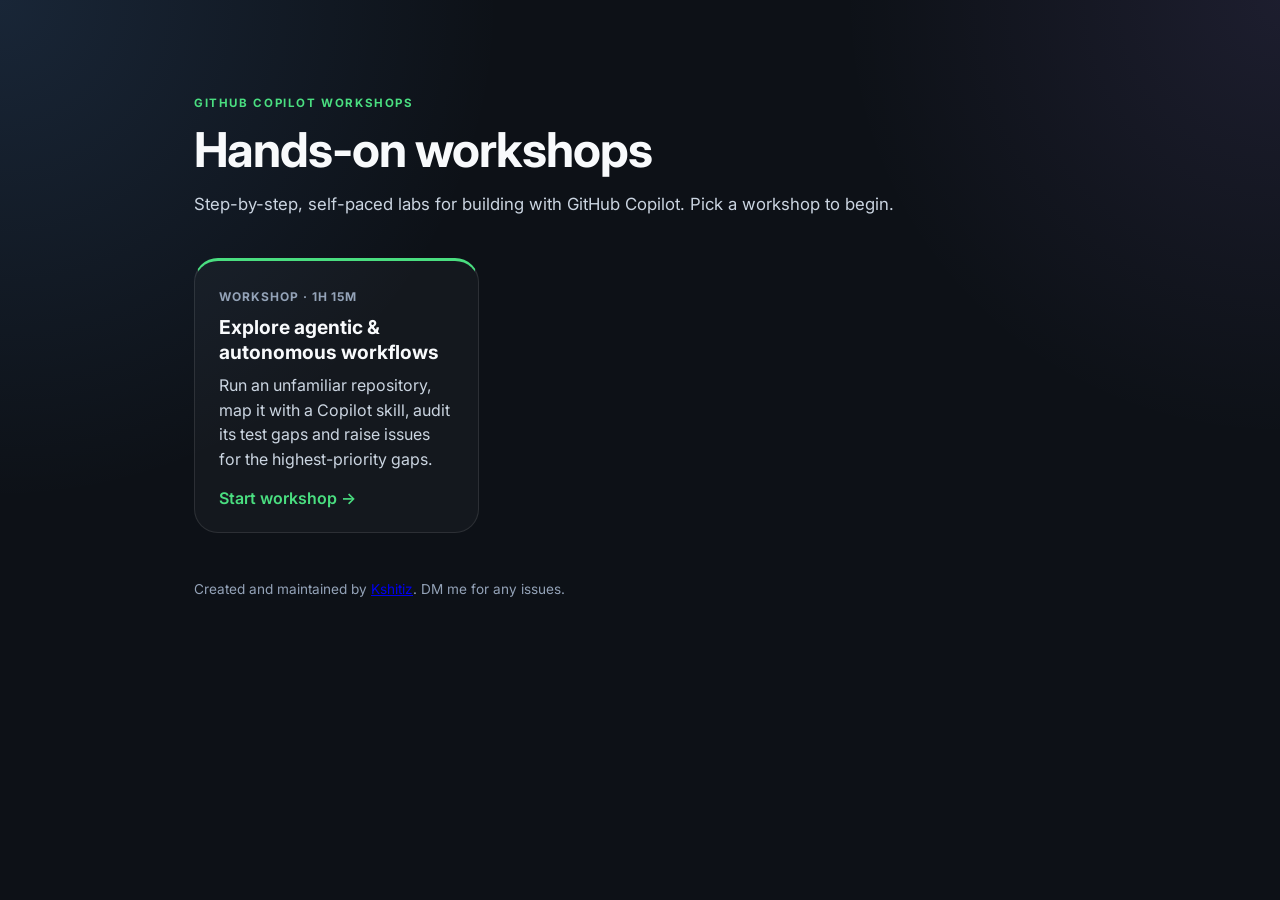
<file: index.html>
<!DOCTYPE html>
<html lang="en" data-theme="dark">

<head>
  <meta charset="UTF-8">
  <meta name="viewport" content="width=device-width, initial-scale=1.0">
  <meta name="description" content="Hands-on GitHub Copilot workshops created and maintained by Kshitiz.">
  <title>GitHub Copilot Workshops</title>
  <link rel="preconnect" href="https://fonts.googleapis.com">
  <link rel="preconnect" href="https://fonts.gstatic.com" crossorigin>
  <link
    href="https://fonts.googleapis.com/css2?family=Inter:wght@400;500;600;700;800&family=JetBrains+Mono:wght@400;500;700&display=swap"
    rel="stylesheet">
  <link rel="stylesheet" href="theme.css">
  <style>
    body {
      margin: 0;
      min-height: 100vh;
      font-family: "Inter", sans-serif;
      color: #f8fafc;
      background:
        radial-gradient(circle at top left, rgba(96, 165, 250, 0.14), transparent 32%),
        radial-gradient(circle at top right, rgba(167, 139, 250, 0.1), transparent 28%),
        #0d1117;
    }

    main {
      max-width: 960px;
      margin: 0 auto;
      padding: clamp(40px, 8vw, 96px) clamp(16px, 4vw, 34px);
    }

    .kicker {
      display: block;
      text-transform: uppercase;
      letter-spacing: 0.14em;
      font-size: 0.72rem;
      font-weight: 700;
      color: #4ade80;
      margin-bottom: 10px;
    }

    h1 {
      margin: 0 0 12px;
      font-size: clamp(2rem, 5vw, 3rem);
      letter-spacing: -0.02em;
    }

    .lead {
      margin: 0 0 40px;
      color: #cbd5e1;
      font-size: 1.05rem;
      line-height: 1.6;
    }

    .grid {
      display: grid;
      grid-template-columns: repeat(auto-fill, minmax(280px, 1fr));
      gap: 18px;
    }

    .card {
      display: block;
      padding: 24px;
      border: 1px solid rgba(255, 255, 255, 0.1);
      border-top: 3px solid var(--accent, #60a5fa);
      border-radius: 24px;
      background: rgba(255, 255, 255, 0.03);
      text-decoration: none;
      color: inherit;
      transition: transform 0.2s cubic-bezier(0.16, 1, 0.3, 1), border-color 0.2s;
    }

    .card:hover,
    .card:focus-visible {
      transform: translateY(-2px);
      border-color: rgba(255, 255, 255, 0.24);
    }

    .card .meta {
      font-size: 0.75rem;
      font-weight: 700;
      letter-spacing: 0.08em;
      text-transform: uppercase;
      color: #94a3b8;
    }

    .card h2 {
      margin: 10px 0 8px;
      font-size: 1.2rem;
      line-height: 1.3;
    }

    .card p {
      margin: 0 0 16px;
      color: #cbd5e1;
      line-height: 1.55;
    }

    .card .go {
      font-weight: 600;
      color: var(--accent, #60a5fa);
    }

    footer {
      margin-top: 48px;
      color: #94a3b8;
      font-size: 0.85rem;
    }
  </style>
</head>

<body>
  <main>
    <span class="kicker">GitHub Copilot Workshops</span>
    <h1>Hands-on workshops</h1>
    <p class="lead">Step-by-step, self-paced labs for building with GitHub Copilot. Pick a workshop to begin.</p>

    <div class="grid">
      <a class="card" href="explore-automations/" style="--accent: #4ade80;">
        <span class="meta">Workshop &middot; 1h 15m</span>
        <h2>Explore agentic &amp; autonomous workflows</h2>
        <p>Run an unfamiliar repository, map it with a Copilot skill, audit its test gaps and raise issues for
          the highest-priority gaps.</p>
        <span class="go">Start workshop &rarr;</span>
      </a>
    </div>

    <footer>Created and maintained by <a href="https://www.linkedin.com/in/kshitiz-agarwal-5b7950155/">Kshitiz</a>.
      DM me for any issues.</footer>
  </main>
</body>

</html>
</file>
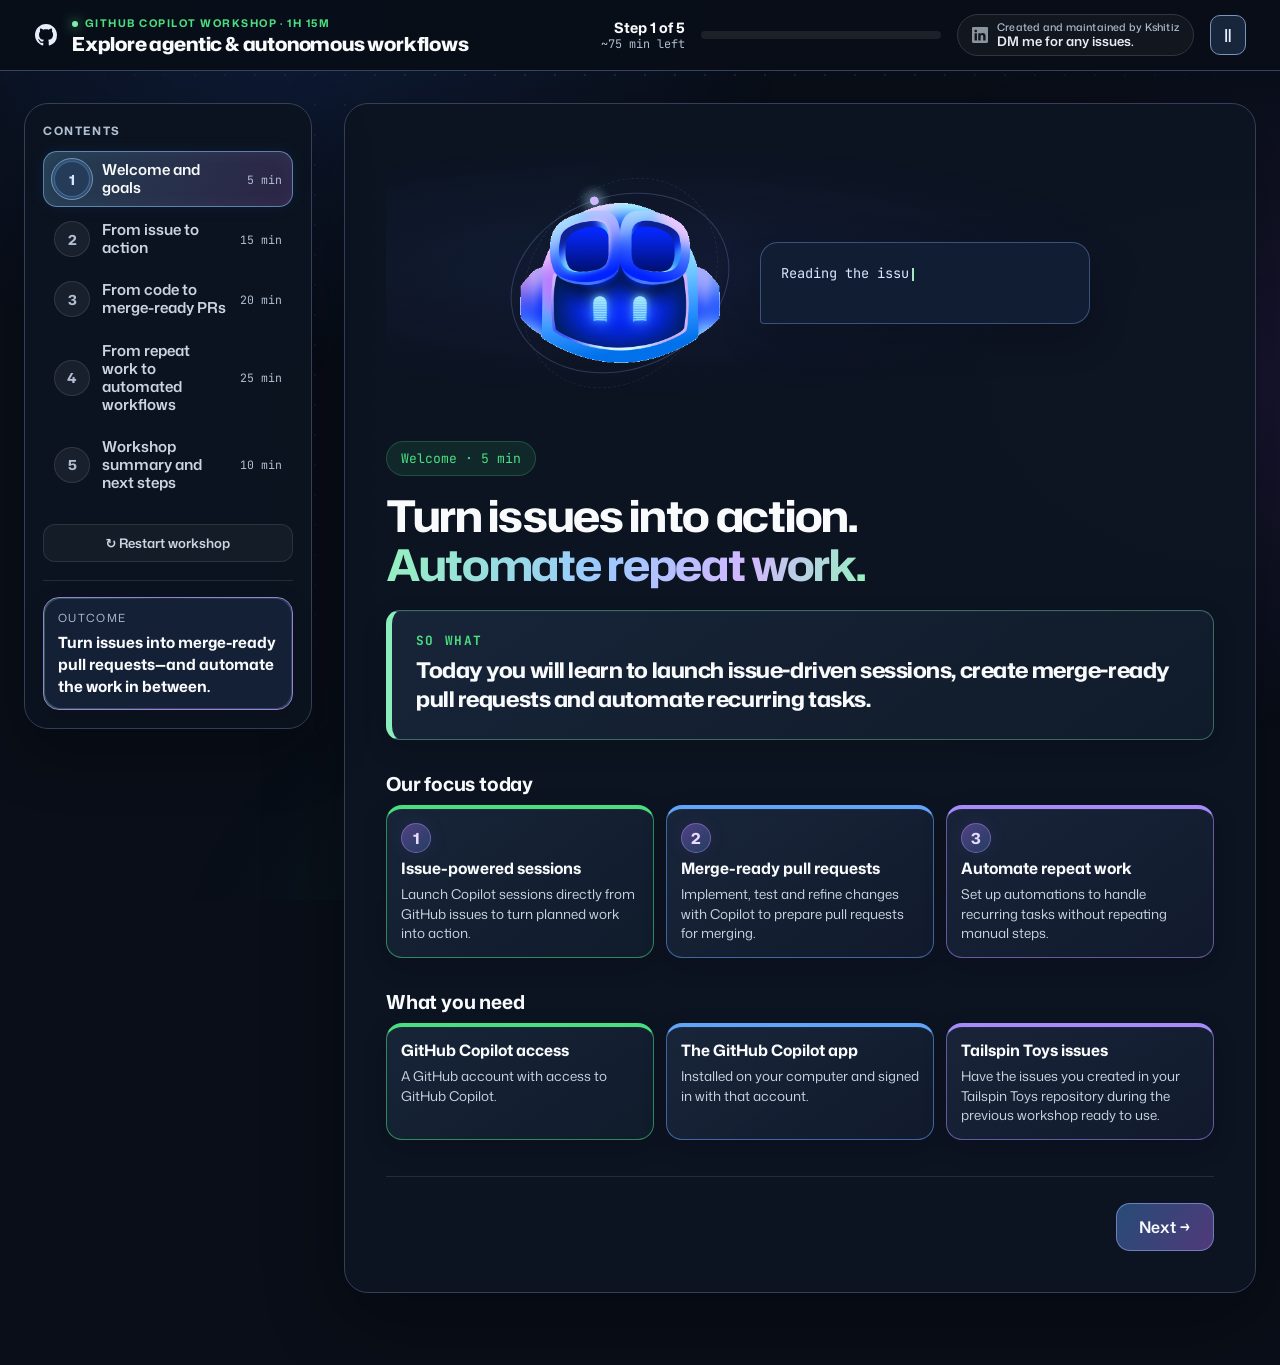
<file: explore-automations/index.html>
<!DOCTYPE html>
<html lang="en" data-theme="dark">

<head>
  <meta charset="UTF-8">
  <meta name="viewport" content="width=device-width, initial-scale=1.0">
  <meta name="description"
    content="A hands-on workshop for developers: use GitHub Copilot to run an unfamiliar repository, map it with a skill, find its test gaps and add one verified test.">
  <title>Explore agentic &amp; autonomous workflows with GitHub Copilot</title>
  <link rel="preconnect" href="https://fonts.googleapis.com">
  <link rel="preconnect" href="https://fonts.gstatic.com" crossorigin>
  <link
    href="https://fonts.googleapis.com/css2?family=Hubot+Sans:wdth,wght@75..125,200..900&family=Mona+Sans:wdth,wght@75..125,200..900&family=JetBrains+Mono:wght@400;500;700&display=swap"
    rel="stylesheet">
  <link rel="stylesheet" href="../theme.css">
  <link data-fx rel="icon" href="../assets/copilot-mascot.png">
  <style>
    :root {
      --workshop-bg: #0d1117;
      --workshop-border: rgba(255, 255, 255, 0.1);
      --workshop-text: #f8fafc;
      --workshop-muted: #cbd5e1;
      --workshop-faint: #94a3b8;
      --workshop-green: #4ade80;
      --workshop-blue: #60a5fa;
      --workshop-purple: #a78bfa;
      --workshop-amber: #fbbf24;
      --workshop-shadow: 0 24px 60px rgba(0, 0, 0, 0.28);
      --workshop-radius: 24px;
      --workshop-card-gap: 18px;
      --workshop-content-width: 1180px;
      --workshop-ease: cubic-bezier(0.16, 1, 0.3, 1);
      /* lets the stage disclosures animate to their natural height */
      interpolate-size: allow-keywords;
    }

    * {
      box-sizing: border-box;
    }

    body {
      margin: 0;
      font-family: "Inter", sans-serif;
      background:
        radial-gradient(circle at top left, rgba(96, 165, 250, 0.14), transparent 32%),
        radial-gradient(circle at top right, rgba(167, 139, 250, 0.1), transparent 28%),
        var(--workshop-bg);
      color: var(--workshop-text);
    }

    a {
      color: inherit;
    }

    code {
      font-family: "JetBrains Mono", monospace;
    }

    /* ============ Codelab shell ============ */
    .cl-app {
      min-height: 100vh;
      display: flex;
      flex-direction: column;
    }

    .cl-topbar {
      position: sticky;
      top: 0;
      z-index: 40;
      display: flex;
      align-items: center;
      justify-content: space-between;
      gap: 20px;
      padding: 14px clamp(16px, 3vw, 34px);
      background: rgba(10, 14, 22, 0.9);
      border-bottom: 1px solid var(--workshop-border);
      backdrop-filter: blur(18px);
    }

    .cl-topbar-left {
      display: flex;
      align-items: center;
      gap: 14px;
      min-width: 0;
    }

    .brand-mark {
      width: 24px;
      height: 24px;
      display: grid;
      place-items: center;
      font-size: 1rem;
      font-weight: 700;
      flex-shrink: 0;
    }

    .brand-mark svg {
      fill: #e8eefc;
    }

    .cl-topbar-title {
      min-width: 0;
    }

    .cl-topbar-title .kicker {
      display: block;
      text-transform: uppercase;
      letter-spacing: 0.14em;
      font-size: 0.66rem;
      font-weight: 700;
      color: var(--workshop-green);
      margin-bottom: 2px;
    }

    .cl-topbar-title h1 {
      margin: 0;
      font-size: clamp(0.98rem, 1.5vw, 1.24rem);
      line-height: 1.2;
      letter-spacing: -0.01em;
    }

    .cl-progress {
      display: flex;
      align-items: center;
      gap: 16px;
      flex-shrink: 0;
    }

    .cl-progress-meta {
      text-align: right;
      line-height: 1.25;
    }

    .cl-progress-count {
      display: block;
      font-size: 0.9rem;
      font-weight: 700;
      color: var(--workshop-text);
    }

    .cl-progress-remaining {
      display: block;
      font-family: "JetBrains Mono", monospace;
      font-size: 0.74rem;
      color: var(--workshop-faint);
    }

    .cl-progress-track {
      width: min(240px, 26vw);
      height: 8px;
      border-radius: 999px;
      background: rgba(255, 255, 255, 0.08);
      overflow: hidden;
    }

    .cl-progress-fill {
      height: 100%;
      width: 100%;
      transform: scaleX(0);
      transform-origin: left center;
      border-radius: 999px;
      background: linear-gradient(90deg, var(--workshop-green), var(--workshop-blue));
      transition: transform 0.35s var(--workshop-ease);
    }

    .cl-progress-fill.is-complete {
      animation: cl-progress-complete 0.7s ease both;
    }

    @keyframes cl-progress-complete {
      0% {
        filter: brightness(1);
      }

      45% {
        filter: brightness(1.22);
      }

      100% {
        filter: brightness(1);
      }
    }

    .cl-body {
      width: min(1500px, calc(100% - 48px));
      margin: 0 auto;
      padding: 32px 0 72px;
      display: grid;
      grid-template-columns: minmax(260px, 288px) minmax(0, 1fr);
      gap: 32px;
      align-items: start;
    }

    /* ============ Step rail ============ */
    .cl-rail {
      position: sticky;
      top: 96px;
      align-self: start;
      background: rgba(10, 14, 22, 0.88);
      border: 1px solid var(--workshop-border);
      border-radius: var(--workshop-radius);
      box-shadow: var(--workshop-shadow);
      padding: 18px;
      backdrop-filter: blur(18px);
    }

    .cl-rail-label {
      margin: 0 0 12px;
      text-transform: uppercase;
      letter-spacing: 0.14em;
      font-size: 0.72rem;
      font-weight: 700;
      color: var(--workshop-faint);
    }

    .cl-steps {
      list-style: none;
      margin: 0 0 18px;
      padding: 0;
      display: grid;
      gap: 4px;
      position: relative;
    }

    .cl-steps li {
      position: relative;
    }

    /* One highlight travels between steps; script measures its box. Without script each step keeps its own. */
    .cl-steps.has-marker::before {
      content: "";
      position: absolute;
      top: 0;
      left: 0;
      box-sizing: border-box;
      width: var(--marker-w, 0);
      height: var(--marker-h, 0);
      transform: translate(var(--marker-x, 0), var(--marker-y, 0));
      border: 1px solid rgba(96, 165, 250, 0.28);
      border-radius: 14px;
      background: rgba(96, 165, 250, 0.12);
      pointer-events: none;
      transition: transform 0.35s var(--workshop-ease);
    }

    .cl-steps.has-marker.is-placing::before {
      transition: none;
    }

    .cl-step-item {
      width: 100%;
      text-align: left;
      font: inherit;
      cursor: pointer;
      display: grid;
      grid-template-columns: 36px minmax(0, 1fr) auto;
      gap: 12px;
      align-items: center;
      min-height: 56px;
      padding: 9px 10px;
      border-radius: 14px;
      border: 1px solid transparent;
      background: transparent;
      color: var(--workshop-muted);
      transition: background 0.2s ease, border-color 0.2s ease, color 0.2s ease;
    }

    .cl-step-item:hover {
      background: rgba(255, 255, 255, 0.05);
    }

    .cl-step-item:focus-visible {
      outline: 2px solid var(--workshop-blue);
      outline-offset: 2px;
    }

    .cl-step-item.is-active {
      background: rgba(96, 165, 250, 0.12);
      border-color: rgba(96, 165, 250, 0.28);
      color: var(--workshop-text);
    }

    .cl-steps.has-marker .cl-step-item.is-active {
      background: transparent;
      border-color: transparent;
    }

    .cl-step-num {
      width: 36px;
      height: 36px;
      border-radius: 50%;
      display: grid;
      place-items: center;
      background: rgba(255, 255, 255, 0.06);
      border: 1px solid var(--workshop-border);
      font-family: "JetBrains Mono", monospace;
      font-weight: 700;
      font-size: 0.86rem;
      color: var(--workshop-faint);
      transition: background 0.3s ease, border-color 0.3s ease, color 0.3s ease;
    }

    .cl-step-item.is-active .cl-step-num {
      background: rgba(96, 165, 250, 0.2);
      border-color: rgba(96, 165, 250, 0.42);
      color: var(--workshop-blue);
    }

    .cl-step-item.is-done .cl-step-num {
      background: rgba(74, 222, 128, 0.16);
      border-color: rgba(74, 222, 128, 0.4);
      color: var(--workshop-green);
    }

    .cl-step-num .digit,
    .cl-step-num .tick {
      grid-area: 1 / 1;
      transition: opacity 0.26s ease, transform 0.42s var(--workshop-ease);
    }

    .cl-step-num .tick {
      opacity: 0;
      transform: scale(0.4) rotate(-12deg);
    }

    .cl-step-item.is-done .cl-step-num .digit {
      opacity: 0;
      transform: scale(0.6);
    }

    .cl-step-item.is-done .cl-step-num .tick {
      opacity: 1;
      transform: scale(1) rotate(0);
    }

    .cl-step-name {
      font-size: 0.94rem;
      font-weight: 600;
      line-height: 1.2;
    }

    .cl-step-time {
      font-family: "JetBrains Mono", monospace;
      font-size: 0.72rem;
      color: var(--workshop-faint);
      white-space: nowrap;
    }

    .cl-rail-meta {
      display: grid;
      gap: 10px;
      border-top: 1px solid var(--workshop-border);
      padding-top: 16px;
    }

    .meta-card {
      background: linear-gradient(180deg, rgba(17, 24, 39, 0.96), rgba(13, 18, 28, 0.98));
      border: 1px solid var(--workshop-border);
      border-radius: 16px;
      padding: 12px 14px;
    }

    .meta-label {
      display: block;
      font-size: 0.7rem;
      text-transform: uppercase;
      letter-spacing: 0.12em;
      color: var(--workshop-faint);
      margin-bottom: 5px;
    }

    .meta-value {
      font-size: 0.96rem;
      font-weight: 700;
    }

    /* ============ Main / steps ============ */
    .cl-main {
      min-width: 0;
      width: 100%;
      max-width: var(--workshop-content-width);
      justify-self: center;
    }

    .cl-step {
      display: none;
      background: linear-gradient(180deg, rgba(17, 24, 39, 0.96), rgba(13, 18, 28, 0.98));
      border: 1px solid var(--workshop-border);
      border-radius: var(--workshop-radius);
      box-shadow: var(--workshop-shadow);
      padding: clamp(28px, 3.2vw, 48px);
    }

    /* Focus is moved here programmatically for screen-reader step announcement;
     the article is never keyboard-Tab-reachable (tabindex="-1"), so suppress the
     default focus ring that would otherwise draw around the whole step. */
    .cl-step:focus {
      outline: none;
    }

    .cl-step.is-active {
      display: block;
      animation: cl-fade 0.42s var(--workshop-ease);
    }

    @keyframes cl-fade {
      from {
        opacity: 0;
        transform: translateY(10px);
      }

      to {
        opacity: 1;
        transform: translateY(0);
      }
    }

    .cl-duration {
      display: inline-flex;
      align-items: center;
      gap: 8px;
      padding: 8px 14px;
      border-radius: 999px;
      background: rgba(74, 222, 128, 0.1);
      border: 1px solid rgba(74, 222, 128, 0.22);
      color: var(--workshop-green);
      font-family: "JetBrains Mono", monospace;
      font-size: 0.82rem;
      margin-bottom: 16px;
    }

    .cl-step h2 {
      margin: 0 0 8px;
      font-size: clamp(1.8rem, 3vw, 2.5rem);
      line-height: 1.06;
      letter-spacing: -0.03em;
      text-wrap: balance;
    }

    .cl-step h2 .accent {
      color: var(--workshop-green);
    }

    /* ============ Opening mascot ============ */
    .overview-figure {
      display: flex;
      align-items: center;
      justify-content: center;
      margin: 8px 0 28px;
    }

    .overview-figure .mascot {
      width: clamp(180px, 18vw, 230px);
    }

    /* ============ Wrap-up cards ============ */
    .resource-grid {
      display: grid;
      grid-template-columns: repeat(3, minmax(0, 1fr));
      gap: var(--workshop-card-gap);
      margin-top: 16px;
    }

    .resource-card {
      display: flex;
      flex-direction: column;
      gap: 8px;
      padding: 20px;
      border: 1px solid var(--workshop-border);
      border-top: 3px solid var(--resource-accent, var(--workshop-blue));
      border-radius: 20px;
      background: linear-gradient(180deg, rgba(22, 31, 46, 0.9), rgba(16, 24, 38, 0.96));
    }

    .resource-card h4 {
      margin: 0;
      font-size: 1.05rem;
      color: var(--workshop-text);
    }

    .resource-card .resource-go {
      margin-top: auto;
      padding-top: 6px;
      font-size: 0.85rem;
      font-weight: 600;
      color: var(--resource-accent, var(--workshop-blue));
    }

    /* ============ Step nav footer ============ */
    .cl-nav {
      display: flex;
      justify-content: space-between;
      gap: 14px;
      margin-top: 36px;
      padding-top: 26px;
      border-top: 1px solid var(--workshop-border);
    }

    .cl-btn {
      appearance: none;
      cursor: pointer;
      font: inherit;
      font-weight: 600;
      display: inline-flex;
      align-items: center;
      gap: 8px;
      padding: 12px 22px;
      border-radius: 14px;
      border: 1px solid var(--workshop-border);
      background: rgba(255, 255, 255, 0.05);
      color: var(--workshop-text);
      transition: background 0.2s ease, border-color 0.2s ease, opacity 0.2s ease, filter 0.2s ease, transform 0.12s ease;
    }

    .cl-btn:hover {
      background: rgba(255, 255, 255, 0.1);
    }

    .cl-btn:active {
      transform: translateY(1px) scale(0.985);
    }

    .cl-btn:focus-visible {
      outline: 2px solid var(--workshop-blue);
      outline-offset: 2px;
    }

    .cl-btn.cl-next {
      background: linear-gradient(135deg, rgba(96, 165, 250, 0.3), rgba(167, 139, 250, 0.26));
      border-color: rgba(96, 165, 250, 0.42);
    }

    .cl-btn.cl-next:hover {
      filter: brightness(1.08);
    }

    .cl-btn:disabled {
      opacity: 0.4;
      cursor: not-allowed;
    }

    .cl-btn.is-hidden {
      visibility: hidden;
    }

    .cl-finished {
      display: inline-flex;
      align-items: center;
      gap: 8px;
      padding: 12px 22px;
      border-radius: 14px;
      background: rgba(74, 222, 128, 0.16);
      border: 1px solid rgba(74, 222, 128, 0.55);
      color: var(--workshop-green);
      font-weight: 700;
    }

    .cl-step.is-active .cl-finished {
      animation: cl-finished-in 0.6s var(--workshop-ease) both;
    }

    @keyframes cl-finished-in {
      from {
        opacity: 0;
        transform: translateY(6px) scale(0.96);
      }

      to {
        opacity: 1;
        transform: translateY(0) scale(1);
      }
    }

    .cl-restart {
      width: 100%;
      margin: 4px 0 18px;
      cursor: pointer;
      font: inherit;
      font-size: 0.82rem;
      font-weight: 600;
      padding: 9px 12px;
      border-radius: 12px;
      border: 1px solid var(--workshop-border);
      background: rgba(255, 255, 255, 0.04);
      color: var(--workshop-muted);
      transition: background 0.2s ease, color 0.2s ease;
    }

    .cl-restart:hover {
      background: rgba(255, 255, 255, 0.09);
      color: var(--workshop-text);
    }

    .cl-restart:focus-visible {
      outline: 2px solid var(--workshop-blue);
      outline-offset: 2px;
    }

    .mcp-lab .mcp-lab-prompt {
      margin: 14px 0 0;
      padding: 14px 16px;
      border-left: 3px solid var(--workshop-purple);
      border-radius: 0 12px 12px 0;
      background: rgba(124, 92, 255, 0.1);
      color: var(--text);
      font-family: "JetBrains Mono", monospace;
      font-size: 0.86rem;
      line-height: 1.6;
      transition: border-left-color 0.15s ease;
    }

    .mcp-lab .sec-title {
      margin: 30px 0 8px;
      font-size: 1.2rem;
      letter-spacing: -0.01em;
    }

    .mcp-lab .sec-note {
      margin: 0 0 14px;
      color: var(--workshop-muted);
      font-size: 0.94rem;
      line-height: 1.55;
      max-width: 74ch;
    }

    .mcp-lab .sec-note strong {
      color: var(--workshop-text);
    }

    .loop {
      margin: 0 0 8px;
      font-size: clamp(1.25rem, 2.2vw, 1.6rem);
      font-weight: 700;
      line-height: 1.4;
    }

    .loop span {
      margin: 0 0.2em;
      color: var(--workshop-green);
    }

    .mcp-lab .sc-text {
      width: 100%;
      padding: 10px 12px;
      border: 1px solid var(--workshop-border);
      border-radius: 12px;
      background: rgba(8, 13, 22, 0.7);
      color: var(--workshop-text);
      font: inherit;
      font-size: 0.94rem;
      line-height: 1.5;
    }

    .mcp-lab .sc-text {
      min-height: 88px;
      resize: vertical;
    }

    .mcp-lab .sc-text:focus-visible {
      outline: 2px solid var(--workshop-blue);
      outline-offset: 2px;
    }

    /* Focus and document cards */
    .mcp-lab .crit-grid {
      display: grid;
      grid-template-columns: repeat(3, minmax(0, 1fr));
      gap: 12px;
      margin: 0 0 8px;
    }

    .mcp-lab .crit-grid.is-three {
      margin: 0 0 22px;
    }

    /* Six inventory documents share one accent; the last one, CONCERNS.md, feeds the next step */
    .mcp-lab .codebase-outputs {
      --crit: var(--workshop-blue);
    }

    .mcp-lab .codebase-outputs > :last-child {
      grid-column: 1 / -1;
    }

    .mcp-lab .crit-card {
      display: grid;
      gap: 6px;
      align-content: start;
      padding: 14px;
      border: 1px solid color-mix(in srgb, var(--crit, var(--workshop-green)) 55%, transparent);
      border-top: 4px solid var(--crit, var(--workshop-green));
      border-radius: 16px;
      background: color-mix(in srgb, var(--crit, var(--workshop-green)) 12%, rgba(16, 24, 38, 0.9));
    }

    .mcp-lab .crit-card b {
      display: inline-grid;
      place-items: center;
      justify-self: start;
      width: 30px;
      height: 30px;
      border-radius: 50%;
      background: var(--crit, var(--workshop-green));
      color: var(--workshop-bg);
      font-family: "JetBrains Mono", monospace;
      font-size: 0.95rem;
      font-weight: 700;
    }

    .mcp-lab .crit-card strong {
      color: var(--workshop-text);
      font-size: 0.98rem;
      line-height: 1.25;
    }

    .mcp-lab .crit-card p {
      margin: 0;
      color: var(--workshop-muted);
      font-size: 0.84rem;
      line-height: 1.45;
    }

    .mcp-lab .tpl {
      position: relative;
      margin: 0;
      border: 1px solid var(--workshop-border);
      border-radius: 14px;
      background: rgba(8, 13, 22, 0.7);
      transition: border-color 0.15s ease;
    }

    .mcp-lab .tpl textarea {
      display: block;
      padding-right: 96px;
    }

    .mcp-lab .copy-btn {
      position: absolute;
      top: 10px;
      right: 10px;
      appearance: none;
      cursor: pointer;
      padding: 5px 12px;
      border: 1px solid rgba(96, 165, 250, 0.4);
      border-radius: 10px;
      background: rgba(96, 165, 250, 0.12);
      color: var(--workshop-blue);
      font-family: "Inter", sans-serif;
      font-size: 0.76rem;
      font-weight: 700;
      transition: background-color 0.15s ease, border-color 0.15s ease, color 0.15s ease;
    }

    .mcp-lab .copy-btn:hover {
      background: rgba(96, 165, 250, 0.22);
    }

    .mcp-lab .copy-btn:focus-visible {
      outline: 2px solid var(--workshop-blue);
      outline-offset: 2px;
    }

    /* Copied: the button and the prompt it copied turn green together, so the room sees which prompt is on the clipboard */
    .mcp-lab .copy-btn.is-copied {
      border-color: rgba(74, 222, 128, 0.5);
      background: rgba(74, 222, 128, 0.16);
      color: var(--workshop-green);
    }

    .mcp-lab .tpl.is-copied {
      border-color: rgba(74, 222, 128, 0.55);
    }

    .mcp-lab .mcp-lab-prompt.is-copied {
      border-left-color: var(--workshop-green);
    }

    .mcp-lab .mcp-lab-prompt.has-copy {
      position: relative;
      padding-right: 88px;
    }

    /* Screenshots and recordings sit on the step itself, with no card around them */
    .shot {
      margin: 0;
    }

    .shot img,
    .shot video {
      display: block;
      max-width: 100%;
      height: auto;
      border: 1px solid var(--workshop-border);
      border-radius: 12px;
    }

    .shot video {
      width: 100%;
      max-height: 70vh;
    }

    .shot figcaption {
      margin-top: 10px;
      color: var(--workshop-muted);
      font-size: 0.92rem;
      line-height: 1.5;
    }

    /* ============ Stages: collapsible parts of a step ============ */
    .mcp-lab .stage {
      margin: 0 0 14px;
      border: 1px solid var(--workshop-border);
      border-radius: 18px;
      background: linear-gradient(180deg, rgba(22, 31, 46, 0.9), rgba(16, 24, 38, 0.96));
    }

    .mcp-lab .stage>summary {
      display: flex;
      align-items: center;
      gap: 14px;
      padding: 16px 18px;
      border-radius: 18px;
      cursor: pointer;
      list-style: none;
      transition: background-color 0.15s ease;
    }

    .mcp-lab .stage[open]>summary {
      border-radius: 18px 18px 0 0;
    }

    .mcp-lab .stage>summary:hover {
      background: rgba(255, 255, 255, 0.05);
    }

    .mcp-lab .stage>summary::-webkit-details-marker {
      display: none;
    }

    .mcp-lab .stage>summary::after {
      content: "+";
      flex: none;
      color: var(--workshop-green);
      font-weight: 700;
    }

    .mcp-lab .stage[open]>summary::after {
      content: "\2212";
    }

    .mcp-lab .stage>summary:focus-visible {
      outline: 2px solid var(--workshop-blue);
      outline-offset: 2px;
      border-radius: 18px;
    }

    /* Stages ease open and shut where the browser supports it (Chromium); elsewhere they snap, as before.
       Closing is quicker than opening. Kept as separate rules so an unsupported selector drops only itself. */
    .mcp-lab .stage::details-content {
      block-size: 0;
      overflow: clip;
      transition: block-size 0.22s var(--workshop-ease), content-visibility 0.22s allow-discrete;
    }

    .mcp-lab .stage[open]::details-content {
      block-size: auto;
      transition-duration: 0.32s;
    }

    .mcp-lab .stage-num {
      display: grid;
      flex: none;
      width: 38px;
      height: 38px;
      place-items: center;
      border-radius: 12px;
      background: rgba(124, 92, 255, 0.16);
      color: #c9bcff;
      font-family: "JetBrains Mono", monospace;
      font-weight: 700;
    }

    .mcp-lab .stage-title {
      flex: 1;
      min-width: 0;
      color: var(--workshop-text);
      font-size: 1.08rem;
      font-weight: 700;
      line-height: 1.3;
    }

    .mcp-lab .stage-time {
      flex: none;
      color: var(--workshop-faint);
      font-family: "JetBrains Mono", monospace;
      font-size: 0.78rem;
    }

    .mcp-lab .stage-body {
      display: grid;
      gap: 14px;
      padding: 0 18px 18px;
    }

    .mcp-lab .stage-body>p {
      margin: 0;
      color: var(--workshop-muted);
      font-size: 0.94rem;
      line-height: 1.55;
    }

    .mcp-lab .stage-body>p strong {
      color: var(--workshop-text);
    }

    @media (max-width: 900px) {
      .mcp-lab .crit-grid {
        grid-template-columns: repeat(2, minmax(0, 1fr));
      }
    }

    @media (max-width: 720px) {
      .mcp-lab .crit-grid {
        grid-template-columns: 1fr;
      }
    }

    /* ============ Responsive ============ */
    @media (max-width: 1080px) {
      .cl-body {
        grid-template-columns: minmax(0, 1fr);
        gap: 20px;
      }

      .cl-rail {
        position: sticky;
        top: calc(var(--topbar-h, 62px) + 12px);
        z-index: 30;
        padding: 12px;
      }

      .cl-steps {
        display: flex;
        gap: 8px;
        margin-bottom: 0;
        overflow-x: auto;
        overscroll-behavior-inline: contain;
        scrollbar-width: thin;
        scroll-snap-type: inline proximity;
      }

      .cl-steps li {
        flex: 0 0 min(260px, 72vw);
        scroll-snap-align: start;
      }

      .cl-step-item {
        min-height: 52px;
      }

      .cl-rail-label,
      .cl-restart,
      .cl-rail-meta {
        display: none;
      }

      .resource-grid {
        grid-template-columns: 1fr;
      }

      .overview-figure .mascot {
        width: clamp(140px, 26vw, 180px);
      }
    }

    @media (max-width: 720px) {
      .cl-topbar {
        align-items: flex-start;
        padding: 12px 16px;
      }

      .cl-progress {
        flex: none;
      }

      .cl-body {
        width: min(100% - 24px, 1500px);
        padding: 14px 0 40px;
        gap: 14px;
      }

      .cl-rail {
        top: calc(var(--topbar-h, 58px) + 8px);
        margin-inline: -1px;
      }

      .cl-progress-track {
        display: none;
      }

      .cl-steps li {
        flex-basis: min(236px, 78vw);
      }

      .cl-step {
        padding: 24px 20px 28px;
        border-radius: 20px;
      }
    }

    @media (prefers-reduced-motion: reduce) {

      .cl-step.is-active,
      .cl-progress-fill.is-complete,
      .cl-step.is-active .cl-finished {
        animation: none;
      }

      .cl-progress-fill,
      .cl-restart,
      .cl-step-num,
      .cl-step-num .digit,
      .cl-step-num .tick,
      .cl-steps.has-marker::before,
      .mcp-lab .stage>summary,
      .mcp-lab .copy-btn,
      .mcp-lab .tpl,
      .mcp-lab .mcp-lab-prompt {
        transition: none;
      }

      .mcp-lab .stage::details-content,
      .mcp-lab .stage[open]::details-content {
        transition: none;
      }

      .cl-btn:active {
        transform: none;
      }
    }

    /* ============ Callouts ============ */
    .sowhat {
      margin: 0 0 14px;
      padding: 20px 24px;
      border: 1px solid rgba(74, 222, 128, 0.45);
      border-left: 6px solid #4ade80;
      border-radius: 14px;
      background: rgba(74, 222, 128, 0.12);
      color: var(--workshop-text);
      font-size: 1.1rem;
      line-height: 1.55;
    }

    .sowhat-label {
      display: block;
      margin-bottom: 6px;
      color: #4ade80;
      font-family: "JetBrains Mono", monospace;
      font-size: 0.8rem;
      font-weight: 700;
      letter-spacing: 0.12em;
      text-transform: uppercase;
    }

    .sowhat-head {
      display: block;
      margin-bottom: 6px;
      font-size: 1.35rem;
      font-weight: 700;
      line-height: 1.3;
    }

    /* The same callout, repeated at the top of steps 2 to 5 */
    .sowhat.is-step {
      margin: 0 0 24px;
      padding: 16px 22px;
      font-size: 1rem;
      text-wrap: pretty;
    }

    .sowhat.is-step .sowhat-label {
      margin-bottom: 4px;
    }

    .sowhat.is-step .sowhat-head {
      margin-bottom: 4px;
      font-size: 1.2rem;
    }

    .checkpoint {
      display: grid;
      gap: 4px;
      margin: 24px 0 0;
      padding: 18px 22px;
      border: 1px solid rgba(251, 191, 36, 0.55);
      border-left: 6px solid #fbbf24;
      border-radius: 14px;
      background: rgba(251, 191, 36, 0.14);
      color: var(--workshop-text);
    }

    .checkpoint-label {
      color: #fbbf24;
      font-family: "JetBrains Mono", monospace;
      font-size: 0.8rem;
      font-weight: 700;
      letter-spacing: 0.12em;
      text-transform: uppercase;
    }

    .checkpoint-head {
      font-size: 1.3rem;
      font-weight: 700;
      line-height: 1.3;
    }

    .checkpoint p {
      margin: 0;
      font-size: 1.05rem;
      line-height: 1.55;
    }

    /* ============ Print: reveal everything ============ */
    @media print {
      body {
        background: #0d1117;
      }

      .cl-topbar,
      .cl-rail,
      .cl-nav {
        display: none !important;
      }

      .cl-body {
        width: 100%;
        margin: 0;
        padding: 0;
        display: block;
      }

      .cl-step {
        display: block !important;
        box-shadow: none;
        break-inside: avoid;
        margin-bottom: 18px;
        animation: none;
      }

      .mcp-lab .stage::details-content {
        block-size: auto !important;
        content-visibility: visible !important;
        transition: none !important;
      }

      .meta-card {
        box-shadow: none;
        break-inside: avoid;
      }
    }
    /* ============ Mission control: progressive visual enhancement ============ */
    :root {
      --font-sans: "Mona Sans", system-ui, sans-serif;
      --font-display: "Hubot Sans", var(--font-sans);
      --workshop-faint: #b0bed1;
    }
    body, .workshop-contact, .mcp-lab .copy-btn { font-family: var(--font-sans); }
    .workshop-contact-kicker { opacity: 1; color: #b0bed1; }
    body { background: #090e18; }
    h1, h2, .stage-title, .stage-num, .crit-card > b, .cl-step-num, .sowhat-head {
      font-family: var(--font-display) !important;
      letter-spacing: -0.02em;
    }
    .cl-app { position: relative; isolation: isolate; }
    .cl-topbar { background: rgba(9, 14, 24, 0.94); border-bottom-color: #35435c; }
    .cl-topbar-title h1 { font-weight: 750; line-height: 1.25; }
    .cl-step h2 { font-size: clamp(2rem, 3.4vw, 3rem); line-height: 1.12; margin-bottom: 20px; }
    .cl-step { background: rgba(13, 21, 35, 0.94); border-color: #334058; box-shadow: 0 24px 80px #0005; }
    .cl-rail { background: rgba(12, 20, 33, 0.96); border-color: #334058; }
    .cl-step.is-active { animation: none; }
    .cl-topbar-title .kicker::before {
      content: ""; display: inline-block; width: 6px; height: 6px; margin-right: 7px;
      border-radius: 50%; background: #7ef0ac; box-shadow: 0 0 12px #4ade80;
      animation: fx-pulse 3s ease-in-out infinite;
    }
    .fx-ambient { position: fixed; inset: 0; z-index: -1; overflow: clip; pointer-events: none; }
    .fx-ambient::after {
      content: ""; position: absolute; inset: 0;
      background-image: radial-gradient(#8db5ff28 1px, transparent 1px);
      background-size: 30px 30px; mask-image: radial-gradient(ellipse at 50% 20%, #000, transparent 75%);
    }
    .fx-aurora { position: absolute; width: 85vw; height: 85vh; border-radius: 50%; opacity: 0.65; }
    .fx-aurora:nth-child(1) { top: -40%; left: -20%; background: radial-gradient(ellipse, #3475ff33, transparent 65%); animation: fx-drift 29s ease-in-out infinite alternate; }
    .fx-aurora:nth-child(2) { top: 0; right: -40%; background: radial-gradient(ellipse, #9856ff29, transparent 65%); animation: fx-drift 37s ease-in-out infinite alternate-reverse; }
    .fx-aurora:nth-child(3) { bottom: -50%; left: 10%; background: radial-gradient(ellipse, #28cf9b20, transparent 65%); animation: fx-drift 33s ease-in-out infinite alternate; }
    .cl-step h2 .accent { color: #97edc6; }
    @supports (background-clip: text) {
      .cl-step h2 .accent {
        background: linear-gradient(110deg, #95f2bd, #9bcaff 45%, #d2b7ff 75%, #95f2bd);
        background-clip: text; -webkit-text-fill-color: transparent;
      }
    }
    .mcp-lab .crit-card, .mcp-lab .stage, .sowhat, .checkpoint, .resource-card, .meta-card {
      position: relative;
      background-image: radial-gradient(500px circle at var(--fx-x, -500px) var(--fx-y, -500px), #91baff0d, transparent 70%), linear-gradient(145deg, #182439ee, #101a2bef);
      box-shadow: inset 0 1px #ffffff08, 0 8px 26px #0002;
      transition: transform 220ms ease;
    }
    .mcp-lab .stage { border-color: #3b4964; }
    .sowhat { border-color: #69d6a86b; border-left-color: #8aefbd; }
    .checkpoint { border-color: #e7bd766b; border-left-color: #fbbf24; }
    .mcp-lab .stage-num, .mcp-lab .crit-card > b {
      color: #e5dcff; background: linear-gradient(140deg, #514185, #233d60);
      border: 1px solid #a68ae77a; box-shadow: 0 0 20px #8e6dff16;
    }
    .cl-steps.has-marker::before { background: linear-gradient(120deg, #233e51, #2c2445); border-color: #87c6ff8c; box-shadow: inset 0 0 18px #98b3ff14, 0 0 18px #739bff12; }
    .cl-step-item.is-active .cl-step-num { position: relative; color: #d6e8ff; background: #253c59; box-shadow: 0 0 0 3px #8cbeff26; }
    .cl-step-item.is-active .cl-step-num::after { content: ""; position: absolute; inset: -4px; border: 1px solid #9bcaff8c; border-radius: inherit; animation: fx-pulse 3s ease-in-out infinite; pointer-events: none; }
    .cl-step-item.is-done .tick { animation: fx-pop 250ms ease-out; }
    .meta-card { overflow: hidden; border-color: #9584cd; }
    .meta-card::before {
      content: ""; position: absolute; inset: -150%; z-index: 0;
      background: conic-gradient(from 0deg, #111b30, #7a9ce2, #ac88e8, #70dca8, #111b30);
      animation: fx-orbit 16s linear infinite; opacity: 0.3;
    }
    .meta-card::after { content: ""; position: absolute; inset: 1px; border-radius: inherit; background: #142035; pointer-events: none; }
    .meta-card > * { position: relative; z-index: 1; }
    .cl-progress-fill { position: relative; box-shadow: 3px 0 14px #9ac7ff; overflow: hidden; }
    .cl-progress-fill::after, .cl-next::after, .cl-finished::after {
      content: ""; position: absolute; inset: 0;
      background: linear-gradient(100deg, transparent 25%, #ffffff26, transparent 75%);
      transform: translateX(-100%); pointer-events: none;
    }
    .cl-progress-fill::after { animation: fx-sweep 4s ease-in-out infinite; }
    .cl-btn.cl-next { position: relative; overflow: hidden; background: linear-gradient(120deg, #274b76, #503a79); border-color: #a4baff80; }
    .cl-btn { transition: transform 180ms ease, opacity 180ms ease; }
    .cl-btn.cl-next:hover { filter: none; transform: translateX(2px); }
    .cl-next:hover::after { animation: fx-sweep 700ms ease-out; }
    .cl-btn.cl-back { background: transparent; }
    .cl-btn.cl-back:hover { background: #93c5fd12; }
    .cl-finished { position: relative; overflow: hidden; }
    .cl-finished.fx-celebrate::after { animation: fx-sweep 1.5s ease-out; }
    .overview-figure {
      position: relative; min-height: 260px; gap: 30px; overflow: clip; padding: 28px 16px;
      border-radius: 24px; background: radial-gradient(ellipse at 32% 45%, #3b4fac25, transparent 62%);
      perspective: 900px;
    }
    .fx-pilot { position: relative; flex: 0 0 220px; width: 220px; height: 200px; display: grid; place-items: center; }
    .fx-pilot::before {
      content: ""; position: absolute; inset: 12%; border-radius: 50%;
      background: radial-gradient(ellipse, #7d89ff55, #3b80ff12 50%, transparent 70%);
      animation: fx-pulse 4s ease-in-out infinite;
    }
    .fx-tilt { position: relative; width: 200px; transition: transform 350ms ease-out; transform: rotateX(var(--fx-rx, 0deg)) rotateY(var(--fx-ry, 0deg)); }
    .overview-figure .mascot { width: 100%; display: block; position: relative; animation: fx-float 6s ease-in-out infinite; }
    .fx-eye { position: absolute; top: 58.2%; height: 15.2%; border-radius: 50%; background: #bceaff; opacity: 0.17; box-shadow: 0 0 14px 5px #69caff; pointer-events: none; animation: fx-float 6s ease-in-out infinite; }
    .fx-eye-left { left: 36.4%; width: 6.9%; }
    .fx-eye-right { left: 56.4%; width: 7.2%; }
    .fx-typing .fx-eye { opacity: 0.32; }
    .fx-orbit { position: absolute; inset: 13px -2px; border: 1px solid #a0bbff38; border-radius: 50%; transform: rotate(-20deg); pointer-events: none; }
    .fx-orbit-inner { inset: -12px 20px; transform: rotate(35deg); border-style: dashed; opacity: 0.5; }
    .fx-orbit-dot { position: absolute; inset: 0; animation: fx-orbit 12s linear infinite; }
    .fx-orbit-dot::before { content: ""; position: absolute; left: 50%; top: -4px; width: 8px; height: 8px; border-radius: 50%; background: var(--dot); box-shadow: 0 0 14px var(--dot); }
    .fx-orbit-dot:nth-child(2) { animation-delay: -4s; }
    .fx-orbit-dot:nth-child(3) { animation-delay: -8s; }
    .fx-bubble {
      flex: 0 1 330px; min-height: 82px; padding: 20px; border: 1px solid #7d9de866; border-radius: 18px 18px 18px 4px;
      background: #111d32; color: #d7e8ff; font: 0.85rem/1.6 "JetBrains Mono", monospace;
      box-shadow: 0 14px 40px #0003;
    }
    .fx-caret { display: inline-block; width: 2px; height: 1em; margin-left: 3px; vertical-align: middle; background: #a4e7c2; animation: fx-pulse 1s steps(2) infinite; }
    .fx-motion, .fx-lightbox-close {
      font: inherit; cursor: pointer; color: #e8efff; border: 1px solid #7895bd; background: #18263c;
      min-width: 36px; min-height: 36px; border-radius: 10px; padding: 6px 10px;
    }
    .fx-motion { flex: none; font-size: 18px; }
    :is(button, a, summary, textarea):focus-visible { outline: 2px solid #a9d8ff; outline-offset: 4px; }
    .shot { position: relative; padding-top: 26px; }
    .shot::before {
      content: ""; position: absolute; top: 0; left: 0; right: 0; height: 27px; border: 1px solid #53617a;
      border-radius: 12px 12px 0 0; background: radial-gradient(circle at 16px 13px, #f8a5a5 3px, transparent 4px), radial-gradient(circle at 30px 13px, #efd18b 3px, transparent 4px), radial-gradient(circle at 44px 13px, #8ee1ae 3px, transparent 4px), #1b273b;
      pointer-events: none;
    }
    .shot img, .shot video { border-radius: 0 0 12px 12px; }
    .fx-image-trigger { display: block; padding: 0; border: 0; border-radius: 0 0 12px 12px; width: 100%; background: transparent; cursor: zoom-in; transition: transform 200ms ease; }
    .fx-image-trigger img { width: 100%; }
    .fx-lightbox {
      margin: auto; max-width: 96vw; max-height: 94vh; padding: 48px 12px 12px; border: 1px solid #8da6ce; border-radius: 16px;
      background: #101929; color: #edf4ff; box-shadow: 0 30px 100px #000b;
    }
    .fx-lightbox::backdrop { background: #030811e8; }
    .fx-lightbox img { display: block; max-width: 90vw; max-height: 78vh; object-fit: contain; }
    .fx-lightbox-close { position: absolute; right: 12px; top: 8px; }
    .fx-confetti { position: fixed; inset: 0; z-index: 100; pointer-events: none; overflow: clip; }
    .fx-confetti i { position: absolute; top: -20px; width: 7px; height: 12px; animation: fx-confetti 1.5s ease-in forwards; }
    @keyframes fx-float { 0%, 100% { transform: translateY(3px) rotate(-2deg); } 50% { transform: translateY(-8px) rotate(2deg); } }
    @keyframes fx-drift { to { transform: translate(12%, 15%) scale(1.12); opacity: 0.85; } }
    @keyframes fx-pulse { 50% { opacity: 0.55; } }
    @keyframes fx-orbit { to { transform: rotate(360deg); } }
    @keyframes fx-sweep { to { transform: translateX(100%); } }
    @keyframes fx-pop { from { transform: scale(0.65); } to { transform: scale(1); } }
    @keyframes fx-confetti { to { transform: translate(var(--fx-fall), 100vh) rotate(540deg); opacity: 0; } }
    @media (hover: hover) and (pointer: fine) {
      .crit-card:hover, .resource-card:hover, .mcp-lab .stage:hover { transform: translateY(-3px); border-color: #9ab3e4; }
      .fx-image-trigger:hover, .shot video:hover { transform: translateY(-2px); }
    }
    @media (max-width: 1080px) { .cl-topbar { flex-wrap: wrap; } .cl-progress { margin-left: auto; } }
    @media (max-width: 720px) {
      .cl-topbar { gap: 10px; }
      .cl-topbar-left { flex: 1 1 100%; }
      .cl-progress { width: 100%; justify-content: space-between; gap: 8px; }
      .cl-topbar-title h1 { font-size: 1.04rem; }
      .cl-step h2 { font-size: 2rem; }
      .overview-figure { flex-direction: column; gap: 4px; padding: 20px 10px; }
      .fx-pilot { flex-basis: 200px; }
      .fx-bubble { flex: none; width: 100%; max-width: 330px; font-size: 0.75rem; min-height: 80px; }
      .workshop-contact { min-width: 0; }
    }
    html[data-fx-paused] *, html[data-fx-paused] *::before, html[data-fx-paused] *::after { animation-play-state: paused !important; }
    html[data-fx-paused] .fx-bubble { visibility: hidden; }
    html[data-fx-paused] .fx-tilt { transform: none; }
    @media (prefers-reduced-motion: reduce) {
      *, *::before, *::after { animation: none !important; transition: none !important; scroll-behavior: auto !important; }
      .fx-bubble, .fx-motion { display: none; }
      .fx-tilt { transform: none; }
    }
    @media print {
      [data-fx-decorative], .fx-motion, .fx-lightbox, .fx-confetti { display: none !important; }
      *, *::before, *::after { animation: none !important; transition: none !important; }
      .fx-tilt { transform: none; }
      .cl-step h2 .accent { background: none; -webkit-text-fill-color: currentColor; }
      .fx-image-trigger { display: block; }
      .shot { padding-top: 0; } .shot::before { display: none; }
    }
    /* Issue planning: prompt summary and evidence timeline. */
    #good #issue-plan-prompt { height: 170px; resize: none; }
    #good .prompt-asks { display: flex; flex-wrap: wrap; gap: 8px; list-style: none; margin: 0; padding: 0; }
    #good .prompt-asks li { padding: 6px 10px; border: 1px solid #5b7398; border-radius: 999px; background: #192a42; color: #d7e8ff; font-size: 0.8rem; }
    #good .prompt-asks li:last-child { border-color: #77d5a7; background: #16372d; color: #a7f3cd; }
    #mcp .pr-look { display: flex; flex-wrap: wrap; gap: 8px; list-style: none; margin: 0; padding: 0; }
    #mcp .pr-look li { padding: 6px 10px; border: 1px solid #5b7398; border-radius: 999px; background: #192a42; color: #d7e8ff; font-size: 0.8rem; }
    #mcp .pr-look li:last-child { border-color: #77d5a7; background: #16372d; color: #a7f3cd; }
    #good .plan-timeline { list-style: none; counter-reset: evidence; margin: 0; padding: 0; }
    #good .plan-timeline li { position: relative; counter-increment: evidence; padding: 0 0 22px 48px; color: var(--workshop-muted); font-size: 0.94rem; line-height: 1.6; }
    #good .plan-timeline li::before { content: counter(evidence); position: absolute; left: 0; top: 0; display: grid; place-items: center; width: 30px; height: 30px; border-radius: 10px; border: 1px solid #a68ae77a; background: linear-gradient(140deg, #514185, #233d60); color: #e5dcff; font-family: var(--font-display); font-weight: 700; }
    #good .plan-timeline li:not(:last-child)::after { content: ""; position: absolute; left: 14px; top: 36px; bottom: 6px; width: 1px; background: #7895bd66; }
    #good .plan-timeline strong { color: var(--workshop-text); }
    #good .plan-review-list { display: grid; gap: 12px; margin: 0; padding-left: 22px; color: var(--workshop-muted); font-size: 0.94rem; line-height: 1.6; }
    #good .plan-review-list strong { color: var(--workshop-text); }
    @media (max-width: 720px) { #good #issue-plan-prompt { height: 430px; } }
    #round2 #release-notes-prompt { height: 220px; resize: none; }
    #round2 .automation-list { display: grid; gap: 12px; margin: 0; padding-left: 22px; color: var(--workshop-muted); line-height: 1.6; }
    #round2 .automation-list strong { color: var(--workshop-text); }
    @media (max-width: 720px) { #round2 #release-notes-prompt { height: 620px; } }
    #round2 .sec-note, #round2 .stage-body > p, #round2 .automation-list { line-height: 1.7; }
    #round2 .sec-note, #round2 .stage-body > p { max-width: 70ch; }
    #round2 > .sec-note, #round2 > .crit-grid { margin-bottom: 22px; }
    #round2 > .sec-title { margin-bottom: 14px; }
    #round2 > .shot { margin: 24px 0 28px; }
    #round2 .shot figcaption { line-height: 1.65; margin-top: 14px; }
    #round2 .stage { margin-bottom: 22px; }
    #round2 .stage > summary { padding: 18px 24px; }
    #round2 .stage-body { gap: 20px; padding: 8px 24px 24px; }
    #round2 .automation-list { gap: 16px; max-width: 70ch; }
    #round2 #release-notes-prompt { height: 300px; line-height: 1.7; }
    #round2 .checkpoint { margin-top: 6px; margin-bottom: 22px; }
    #round2 .checkpoint p { line-height: 1.7; }
    @media (max-width: 720px) {
      #round2 .stage > summary { padding: 18px; }
      #round2 .stage-body { gap: 18px; padding: 6px 18px 22px; }
      #round2 #release-notes-prompt { height: 700px; }
    }
    #wrap .sec-note, #wrap .stage-body > p, #wrap .capstone-list, #wrap .checkpoint p { line-height: 1.7; }
    #wrap .sec-note, #wrap .stage-body > p, #wrap .capstone-list { max-width: 70ch; }
    #wrap > .sec-note { margin-bottom: 22px; }
    #wrap .stage { margin-bottom: 22px; }
    #wrap .stage-body { gap: 20px; padding: 8px 24px 24px; }
    #wrap .stage > summary { padding: 18px 24px; }
    #wrap .capstone-list { display: grid; gap: 12px; margin: 0; padding-left: 22px; color: var(--workshop-muted); }
    #wrap .capstone-list strong { color: var(--workshop-text); }
    #wrap .capstone-submit { justify-self: start; white-space: normal; line-height: 1.5; }
    #wrap .checkpoint { margin-top: 24px; }
    @media (max-width: 720px) {
      #wrap .stage > summary { padding: 18px; }
      #wrap .stage-body { gap: 18px; padding: 6px 18px 22px; }
    }
    /* ============ End mission control ============ */
  </style>
</head>

<body>
  <div class="cl-app">
    <header class="cl-topbar">
      <div class="cl-topbar-left">
        <div class="brand-mark" role="img" aria-label="GitHub">
          <svg viewBox="0 0 16 16" width="22" height="22" aria-hidden="true" focusable="false">
            <path fill-rule="evenodd"
              d="M8 0C3.58 0 0 3.58 0 8c0 3.54 2.29 6.53 5.47 7.59.4.07.55-.17.55-.38 0-.19-.01-.82-.01-1.49-2.01.37-2.53-.49-2.69-.94-.09-.23-.48-.94-.82-1.13-.28-.15-.68-.52-.01-.53.63-.01 1.08.58 1.23.82.72 1.21 1.87.87 2.33.66.07-.52.28-.87.51-1.07-1.78-.2-3.64-.89-3.64-3.95 0-.87.31-1.59.82-2.15-.08-.2-.36-1.02.08-2.12 0 0 .67-.21 2.2.82.64-.18 1.32-.27 2-.27.68 0 1.36.09 2 .27 1.53-1.04 2.2-.82 2.2-.82.44 1.1.16 1.92.08 2.12.51.56.82 1.27.82 2.15 0 3.07-1.87 3.75-3.65 3.95.29.25.54.73.54 1.48 0 1.07-.01 1.93-.01 2.2 0 .21.15.46.55.38A8.013 8.013 0 0016 8c0-4.42-3.58-8-8-8z">
            </path>
          </svg>
        </div>
        <div class="cl-topbar-title">
          <span class="kicker">GitHub Copilot Workshop &middot; 1h 15m</span>
          <h1>Explore agentic &amp; autonomous workflows</h1>
        </div>
      </div>
      <div class="cl-progress">
        <div class="cl-progress-meta" role="status" aria-live="polite">
          <span class="cl-progress-count" id="clCount">Step 1 of 5</span>
          <span class="cl-progress-remaining" id="clRemaining">~75 min left</span>
        </div>
        <div class="cl-progress-track" role="progressbar" aria-label="Workshop progress" aria-valuemin="0"
          aria-valuemax="100" aria-valuenow="0">
          <div class="cl-progress-fill" id="clFill"></div>
        </div>
        <div class="workshop-contact">
          <a class="workshop-contact-dm" href="https://www.linkedin.com/in/kshitiz-agarwal-5b7950155/" target="_blank"
            rel="noopener noreferrer" title="Created and maintained by Kshitiz. DM me for any issues."
            aria-label="Created and maintained by Kshitiz. DM me for any issues.">
            <svg viewBox="0 0 16 16" width="16" height="16" aria-hidden="true" focusable="false">
              <path fill="currentColor"
                d="M0 1.146C0 .513.526 0 1.175 0h13.65C15.474 0 16 .513 16 1.146v13.708c0 .633-.526 1.146-1.175 1.146H1.175C.526 16 0 15.487 0 14.854V1.146zm4.943 12.248V6.169H2.542v7.225h2.401zM3.743 5.182c.837 0 1.358-.554 1.358-1.248-.015-.709-.521-1.248-1.342-1.248-.822 0-1.359.539-1.359 1.248 0 .694.521 1.248 1.327 1.248h.016zm4.908 8.212V9.359c0-.216.016-.432.08-.586.173-.431.568-.878 1.232-.878.869 0 1.216.662 1.216 1.633v3.866h2.401V9.25c0-2.22-1.184-3.252-2.764-3.252-1.274 0-1.845.7-2.165 1.193v.025h-.016l.016-.025V6.169H6.25c.03.678 0 7.225 0 7.225h2.401z" />
            </svg>
            <span class="workshop-contact-text">
              <span class="workshop-contact-kicker">Created and maintained by Kshitiz</span>
              <span class="workshop-contact-cta">DM me for any issues.</span>
            </span>
          </a>
        </div>
      </div>
    </header>

    <div class="cl-body">
      <aside class="cl-rail">
        <p class="cl-rail-label">Contents</p>
        <ol class="cl-steps" id="clSteps" aria-label="Workshop steps">
          <li><button class="cl-step-item" type="button" data-target="welcome">
              <span class="cl-step-num"><span class="digit">1</span><span class="tick">&#10003;</span></span>
              <span class="cl-step-name">Welcome and goals</span>
              <span class="cl-step-time">5 min</span>
            </button></li>
          <li><button class="cl-step-item" type="button" data-target="good">
              <span class="cl-step-num"><span class="digit">2</span><span class="tick">&#10003;</span></span>
              <span class="cl-step-name">From issue to action</span>
              <span class="cl-step-time">15 min</span>
            </button></li>
          <li><button class="cl-step-item" type="button" data-target="mcp">
              <span class="cl-step-num"><span class="digit">3</span><span class="tick">&#10003;</span></span>
              <span class="cl-step-name">From code to merge-ready PRs</span>
              <span class="cl-step-time">20 min</span>
            </button></li>
          <li><button class="cl-step-item" type="button" data-target="round2">
              <span class="cl-step-num"><span class="digit">4</span><span class="tick">&#10003;</span></span>
              <span class="cl-step-name">From repeat work to automated workflows</span>
              <span class="cl-step-time">25 min</span>
            </button></li>
          <li><button class="cl-step-item" type="button" data-target="wrap">
              <span class="cl-step-num"><span class="digit">5</span><span class="tick">&#10003;</span></span>
              <span class="cl-step-name">Workshop summary and next steps</span>
              <span class="cl-step-time">10 min</span>
            </button></li>
        </ol>

        <button class="cl-restart" type="button" id="clRestart">&#8635; Restart workshop</button>

        <div class="cl-rail-meta">
          <div class="meta-card">
            <span class="meta-label">Outcome</span>
            <span class="meta-value">Turn issues into merge-ready pull requests&mdash;and automate the work in between.</span>
          </div>
        </div>
      </aside>

      <main class="cl-main">
        <!-- Step 1: Welcome and goals -->
        <article class="cl-step mcp-lab" id="welcome" data-minutes="5" tabindex="-1">
          <div class="overview-figure">
            <img class="mascot" src="../assets/copilot-mascot.png"
              alt="GitHub Copilot mascot">
          </div>

          <span class="cl-duration">Welcome &middot; 5 min</span>
          <h2 id="welcome-heading">Turn issues into action. <span class="accent">Automate repeat work.</span></h2>

          <div class="sowhat" role="note">
            <span class="sowhat-label">So what</span>
            <strong class="sowhat-head">Today you will learn to launch issue-driven sessions, create merge-ready pull requests and automate recurring tasks.</strong>
          </div>
          <h3 class="sec-title">Our focus today</h3>
          <div class="crit-grid">
            <section class="crit-card" style="--crit: var(--workshop-green);">
              <b>1</b>
              <strong>Issue-powered sessions</strong>
              <p>Launch Copilot sessions directly from GitHub issues to turn planned work into action.</p>
            </section>
            <section class="crit-card" style="--crit: var(--workshop-blue);">
              <b>2</b>
              <strong>Merge-ready pull requests</strong>
              <p>Implement, test and refine changes with Copilot to prepare pull requests for merging.</p>
            </section>
            <section class="crit-card" style="--crit: var(--workshop-purple);">
              <b>3</b>
              <strong>Automate repeat work</strong>
              <p>Set up automations to handle recurring tasks without repeating manual steps.</p>
            </section>
          </div>

          <h3 class="sec-title">What you need</h3>
          <div class="crit-grid is-three">
            <section class="crit-card" style="--crit: var(--workshop-green);">
              <strong>GitHub Copilot access</strong>
              <p>A GitHub account with access to GitHub Copilot.</p>
            </section>
            <section class="crit-card" style="--crit: var(--workshop-blue);">
              <strong>The GitHub Copilot app</strong>
              <p>Installed on your computer and signed in with that account.</p>
            </section>
            <section class="crit-card" style="--crit: var(--workshop-purple);">
              <strong>Tailspin Toys issues</strong>
              <p>Have the issues you created in your Tailspin Toys repository during the previous workshop ready to use.</p>
            </section>
          </div>

          <nav class="cl-nav">
            <button class="cl-btn cl-back" type="button">&larr; Back</button>
            <button class="cl-btn cl-next" type="button">Next &rarr;</button>
          </nav>
        </article>

        <!-- Step 2: Initiate session from Issue -->
        <article class="cl-step mcp-lab" id="good" data-minutes="15" tabindex="-1">
          <span class="cl-duration">Duration: 15 minutes</span>
          <h2>From issue to <span class="accent">action</span></h2>

          <div class="sowhat is-step" role="note">
            <span class="sowhat-label">So what</span>
            <strong class="sowhat-head">Start a Copilot session straight from a GitHub issue.</strong>
            <span>The issue becomes the session&rsquo;s starting context, so Copilot begins with the right problem.</span>
          </div>

          <details class="stage" open>
            <summary><span class="stage-num">1</span><span class="stage-title">Start from your repository</span></summary>
            <div class="stage-body">
              <p>In the Copilot app, find your <strong>tailspin-toys</strong> repository under
                <strong>Sessions</strong>. Click the highlighted <strong>Create from&hellip;</strong> icon beside its name to begin.</p>
              <figure class="shot">
                <img src="assets/tailspin-toys-create-from.png"
                  alt="Copilot app with the branch-plus Create from icon and tooltip highlighted beside tailspin-toys under Sessions"
                  width="2000" height="1021">
                <figcaption>Click the highlighted Create from&hellip; icon beside tailspin-toys.</figcaption>
              </figure>
            </div>
          </details>

          <details class="stage" open>
            <summary><span class="stage-num">2</span><span class="stage-title">Choose your issue</span></summary>
            <div class="stage-body">
              <p>Select <strong>Issues</strong> in the pop-up, then click the issue you want to tackle with Copilot.</p>
              <figure class="shot">
                <img src="assets/tailspin-toys-select-issue.png"
                  alt="Copilot app pop-up with the Issues tab and a Tailspin Toys issue row highlighted"
                  width="2000" height="1021">
                <figcaption>Open Issues, then choose the issue for your session.</figcaption>
              </figure>
            </div>
          </details>

          <details class="stage" open>
            <summary><span class="stage-num">3</span><span class="stage-title">Ask for a plan before any code</span></summary>
            <div class="stage-body">
              <p>Your new session opens with the issue already attached. Ask Copilot to think before it codes: it researches the issue and your repository, then returns a plan for your approval.</p>
              <p><label for="issue-plan-prompt">Check that <strong>Plan</strong> is selected, click <strong>Copy</strong>, then paste this exact prompt into your issue-linked session&rsquo;s message box and send it:</label></p>
              <div class="tpl">
                <textarea class="sc-text" id="issue-plan-prompt" rows="6" readonly spellcheck="false">Please prepare a comprehensive, well-structured plan to address this vulnerability, outlining the proposed approach, implementation steps, potential risks, and expected outcomes. Share the plan for my review and approval before proceeding with the implementation.</textarea>
              </div>
              <ul class="prompt-asks" aria-label="What this prompt asks Copilot for">
                <li>Approach</li>
                <li>Implementation steps</li>
                <li>Potential risks</li>
                <li>Expected outcomes</li>
                <li>Your approval first</li>
              </ul>
              <figure class="shot">
                <video controls playsinline preload="metadata" poster="assets/tailspin-toys-plan-from-issue-poster.jpg"
                  width="1960" height="1246"
                  aria-label="Recording of a Copilot session started from GitHub Issue #164: the planning prompt is sent and Copilot reviews the issue, repository guidance and relevant code before planning">
                  <source src="assets/tailspin-toys-plan-from-issue.mp4" type="video/mp4">
                  Your browser does not support embedded video.
                  <a href="assets/tailspin-toys-plan-from-issue.mp4">Open the recording</a>.
                </video>
                <figcaption>Send the planning prompt &rarr; Copilot researches the issue before proposing any change.</figcaption>
              </figure>
              <h3 class="sec-title">What you&rsquo;ll see in the recording</h3>
              <ol class="plan-timeline">
                <li><strong>The issue comes with you</strong> &mdash; Copilot prepares a dedicated worktree and starts the session with <strong>Issue #164</strong> attached above the composer and open beside the chat.</li>
                <li><strong>Copilot commits to planning first</strong> &mdash; It promises to review the issue, its comments and artifacts, and the relevant code, then prepare a plan&mdash;without changing repository code before your approval.</li>
                <li><strong>It gathers the evidence</strong> &mdash; Copilot reads the issue with <code>gh issue view</code>, inspects the worktree and checks project guidance such as <code>copilot-instructions.md</code>, <code>README.md</code>, <code>CONTRIBUTING.md</code> and <code>SECURITY.md</code>.</li>
                <li><strong>It studies the code and tests</strong> &mdash; It opens the affected implementation and test setup, including <code>extension.mjs</code>, <code>package.json</code> and <code>vitest.config.ts</code>, and loads relevant skills such as <code>quality-checks</code>.</li>
              </ol>
              <p class="sec-note">This recording shows the submitted prompt and Copilot&rsquo;s initial research, not the finished plan or approval.</p>
              <p class="sec-note">Your session may read different files, depending on the issue you chose.</p>
            </div>
          </details>

          <aside class="checkpoint" aria-label="Plan review checkpoint">
            <span class="checkpoint-label">Checkpoint</span>
            <span class="checkpoint-head">Review before you approve</span>
            <p>Expect a plan covering the approach, implementation steps, potential risks and expected outcomes. Copilot waits for your go-ahead before implementing anything.</p>
          </aside>

          <details class="stage" open>
            <summary><span class="stage-num">4</span><span class="stage-title">Review the plan. Give Copilot the go-ahead.</span></summary>
            <div class="stage-body">
              <p>Read the full plan in the right-hand <strong>Plan</strong> tab before deciding. The task list is only a summary: scroll through the problem and intended outcome, confirmed scope and decisions, and the evidence from the current checkout.</p>
              <figure class="shot">
                <img src="assets/tailspin-toys-approve-plan.png"
                  alt="Before approval, the Plan tab shows a five-task Database Explorer regression-coverage plan, its scope and checkout evidence; Approve and implement this plan is selected and Continue is highlighted"
                  width="2000" height="1248">
                <figcaption>Review plan details and approval choice. This screenshot shows the decision just before approval.</figcaption>
              </figure>

              <h3 class="sec-title">A practical review checklist</h3>
              <ul class="plan-review-list">
                <li><strong>Does it solve the issue?</strong> Check the problem statement and intended outcome against what you need done.</li>
                <li><strong>Is the scope right?</strong> Look at the confirmed decisions and out-of-scope work. Make sure the plan stays focused and respects any boundaries.</li>
                <li><strong>Will the approach work?</strong> Review the implementation and test strategy, including how it handles important edge cases.</li>
                <li><strong>Are risks and dependencies covered?</strong> Check assumptions, compatibility and anything that could block or change the work.</li>
                <li><strong>How will you know it succeeded?</strong> Look for concrete validation and success criteria, not just a list of files to edit.</li>
              </ul>

              <p>In this example, the five tasks move from extracting the production query policy and wiring the extension test harness through boundary and database-entry-point coverage, then documentation and validation. That sequence is specific to this regression-coverage issue; another issue may need different files, tests or dependencies.</p>

              <h3 class="sec-title">Choose what happens next</h3>
              <ol class="plan-timeline">
                <li><strong>Ready to proceed?</strong> In the <strong>Review plan</strong> panel at the bottom, select <strong>Approve and implement this plan</strong>, then click <strong>Continue</strong>.</li>
                <li><strong>Need more work on the plan?</strong> Do not approve it yet. Choose <strong>Exit plan mode and I will prompt myself</strong> to return to the session. Give Copilot your feedback in the chat and ask it to revise the plan; review the update before approving.</li>
              </ol>
              <p class="sec-note">Approval authorizes Copilot to implement the reviewed plan; it does not automatically merge or deploy the changes, or guarantee they are correct. Review the resulting changes and test outcomes before deciding what to do next.</p>
            </div>
          </details>

          <nav class="cl-nav">
            <button class="cl-btn cl-back" type="button">&larr; Back</button>
            <button class="cl-btn cl-next" type="button">Next &rarr;</button>
          </nav>
        </article>


        <!-- Step 3: Prepare a merge-ready pull request -->
        <article class="cl-step mcp-lab" id="mcp" data-minutes="20" tabindex="-1">
          <span class="cl-duration">Duration: 20 minutes</span>
          <h2>From code to <span class="accent">merge-ready PRs</span></h2>

          <div class="sowhat is-step" role="note">
            <span class="sowhat-label">So what</span>
            <strong class="sowhat-head">Make your changes easy to understand, review and trust.</strong>
            <span>A focused, validated pull request is ready for a merge decision&mdash;not an automatic merge or deployment.</span>
          </div>

          <p class="sec-note">Once Copilot has implemented your approved plan, the next goal is a <strong>pull request (PR)</strong>:
            a proposal to review the changes on your branch before merging them into the target branch.
            It connects the work back to the issue and gives reviewers a clear place to understand, discuss and evaluate what changed.</p>

          <p class="sec-note"><strong>Merge-ready means more than code that runs.</strong> The changes should address the issue and
            agreed scope, with a review for correctness and unrelated edits. Relevant tests and required automated checks should pass,
            reviewer feedback should be addressed, required approvals should be in place and merge conflicts should be resolved.
            Together, these give your team evidence for a confident merge decision.</p>

          <p class="sec-note">A clear PR summary explains <strong>what changed, why, how it was validated and any remaining risks</strong>.
            Copilot can help refine the changes, test them and explain the results, but AI output or green checks alone do not guarantee readiness.
            Repository rules and human review still govern the decision. The outcome is a focused, understandable, validated PR
            ready for review and a merge decision&mdash;not an automatic merge or deployment.</p>

          <details class="stage" open>
            <summary><span class="stage-num">1</span><span class="stage-title">Turn approved work into a pull request</span></summary>
            <div class="stage-body">
              <p>When Copilot finishes the approved work, click <strong>Create PR</strong> at the top of your session. Not ready for review yet? Open the arrow beside it and choose <strong>Create draft PR</strong> instead.</p>
              <figure class="shot">
                <video controls playsinline preload="metadata" poster="assets/tailspin-toys-create-pr-poster.jpg" width="1960" height="1270"
                  aria-label="Recording of a Copilot session for Issue #164: the Create PR menu is opened, Create PR stays selected and is clicked, and a request to open a pull request from the session branch to main is sent">
                  <source src="assets/tailspin-toys-create-pr.mp4" type="video/mp4">
                  Your browser does not support embedded video.
                  <a href="assets/tailspin-toys-create-pr.mp4">Open the recording</a>.
                </video>
                <figcaption>Open the menu, keep <strong>Create PR</strong> selected and click it&mdash;Copilot starts opening a PR from your session&rsquo;s branch to <code>main</code>.</figcaption>
              </figure>
              <p>Once it&rsquo;s created, the PR opens right beside your session&mdash;linked to your issue, with a full description for reviewers. It&rsquo;s now open for review, not merged.</p>
              <figure class="shot">
                <img src="assets/tailspin-toys-pr-created.png" alt="Copilot confirms PR #171 is open against main; the PR panel shows Open status, Review required, Copilot as reviewer, a link to issue #164 and the PR description" width="2000" height="1296">
                <figcaption>PR #171 is open against <code>main</code>, linked to issue #164 and awaiting review.</figcaption>
              </figure>
              <ul class="pr-look" aria-label="What to check on your new pull request">
                <li>Open &middot; your branch &rarr; main</li>
                <li>Linked issue</li>
                <li>Description &amp; changed files</li>
                <li>Checks &amp; reviews</li>
              </ul>
            </div>
          </details>

          <details class="stage" open>
            <summary><span class="stage-num">2</span><span class="stage-title">Invite Copilot to give your PR a review</span></summary>
            <div class="stage-body">
              <p>With your pull request open, request a review from the Copilot Code Review agent. Review its feedback, make any needed updates, and confirm the required checks and approvals&mdash;then your PR is ready for a merge decision on <code>main</code>. Copilot&rsquo;s review is helpful input, not an automatic merge or a guarantee of readiness.</p>
            </div>
          </details>

          <nav class="cl-nav">
            <button class="cl-btn cl-back" type="button">&larr; Back</button>
            <button class="cl-btn cl-next" type="button">Next &rarr;</button>
          </nav>
        </article>

        <!-- Step 4: Create a release-notes automation -->
        <article class="cl-step mcp-lab" id="round2" data-minutes="25" tabindex="-1">
          <span class="cl-duration">Duration: 25 minutes</span>
          <h2>From repeat work to <span class="accent">automated workflows</span></h2>

          <div class="sowhat is-step" role="note">
            <span class="sowhat-label">So what</span>
            <strong class="sowhat-head">Describe it once. Let Copilot pick up the repeat work.</strong>
            <span>Turn a weekly release-notes chore into a reviewable pull request&mdash;without handing over the merge decision.</span>
          </div>

          <p class="sec-note">An <strong>automation</strong> is a reusable task Copilot can start on a schedule, in response to an event or on demand.
            Instead of opening a chat and pasting the same prompt every week, save the task once and let its trigger start each run.
            Every run still needs the right access and clear instructions; saving an automation does not guarantee it will succeed.</p>

          <div class="crit-grid is-three">
            <section class="crit-card" style="--crit: var(--workshop-blue);">
              <b>1</b><strong>Trigger: when</strong>
              <p>A weekly time, a repository event or a manual start tells Copilot when to begin.</p>
            </section>
            <section class="crit-card" style="--crit: var(--workshop-amber);">
              <b>2</b><strong>Instructions: what</strong>
              <p>Your prompt defines the job, its boundaries and the result you expect from each run.</p>
            </section>
            <section class="crit-card" style="--crit: var(--workshop-green);">
              <b>3</b><strong>Tools: what it may do</strong>
              <p>Allow only the capabilities needed, such as reading PRs and proposing a changelog update.</p>
            </section>
          </div>

          <p class="sec-note">The selected repository supplies the working context. <strong>Local runs</strong> need your computer and app available;
            <strong>cloud runs</strong> can start while your laptop is off, subject to repository policies, authentication and available resources.
            For this example, you need write access and the repository&rsquo;s Copilot cloud agent and automation policies enabled.
            Available settings can vary by account and organization.</p>

          <h3 class="sec-title">Friday release notes, delivered as a PR</h3>
          <p class="sec-note">Give developers, leads and PMs an understandable summary of the week: take recently merged work, group it into
            plain-language notes, add a dated section to <code>CHANGELOG.md</code> and open a pull request for review.
            If nothing was merged, report that instead of opening an empty PR. People still review the notes, changed files and checks before any merge.</p>

          <figure class="shot">
            <video controls playsinline preload="metadata" poster="assets/friday-release-notes-poster.jpg" width="2032" height="1318"
              aria-label="Silent recording of manually creating and saving a cloud automation named Weekly Friday Release, configuring its trigger, tools, instructions and repository; the final card is idle and scheduled for Monday">
              <source src="assets/friday-release-notes-automation.mp4" type="video/mp4">
              Your browser does not support embedded video. <a href="assets/friday-release-notes-automation.mp4">Open the recording</a>.
            </video>
            <figcaption>Watch the full setup and save with <strong>Create</strong>. The clip ends with an idle automation card&mdash;not a completed run, release notes or a created PR.</figcaption>
          </figure>

          <details class="stage" open>
            <summary><span class="stage-num">1</span><span class="stage-title">Give your weekly task a home</span></summary>
            <div class="stage-body">
              <p>Open <strong>Automations</strong> in the sidebar, click <strong>+ New automation</strong> at the top right,
                then choose <strong>Create manually</strong>. Some versions call the entry button <strong>Create automation</strong>.</p>
              <p>In <strong>Manual automation creation</strong>, enter a recognizable name such as <strong>Weekly Friday Release</strong>.
                The name is a label, not a schedule: writing &ldquo;Friday&rdquo; here does not choose the day of the run.</p>
            </div>
          </details>

          <details class="stage" open>
            <summary><span class="stage-num">2</span><span class="stage-title">Set Friday and allow only the tools you need</span></summary>
            <div class="stage-body">
              <p>Switch <strong>Trigger</strong> from <strong>Daily</strong> to <strong>Weekly</strong>. Choose <strong>Friday</strong> in
                <strong>Day of week</strong> and a suitable <strong>Time of day</strong>. Enable <strong>Run in the cloud</strong> if you want it
                to run without your laptop being on.</p>
              <p class="sec-note"><strong>Recording note:</strong> the example leaves Monday selected, despite its Friday name.
                For this workshop, explicitly choose Friday. The recorded 9:00 AM India-time selection appears on the saved card as
                <code>Mon 3:30 AM UTC</code>. Confirm your timezone and the final card&rsquo;s schedule; do not assume every time field is UTC.</p>
              <p>For a cloud run, open <strong>Tools</strong> and select the capabilities this release-notes task needs.
                The following are recommended picks, not a claim that the recording selected them all:</p>
              <ul class="automation-list">
                <li><strong>Search PRs</strong> &mdash; find pull requests merged into the default branch during the last seven days.</li>
                <li><strong>Read PR</strong> &mdash; understand each change and collect its link and author.</li>
                <li><strong>Get file</strong> &mdash; read the existing <code>CHANGELOG.md</code> before adding notes.</li>
                <li><strong>Commit and push changes</strong> &mdash; save the changelog update on a branch.</li>
                <li><strong>Create PR</strong> &mdash; propose that branch&rsquo;s notes for review.</li>
              </ul>
              <p class="sec-note">The clip searches tools for issues and pull requests, but the final form says <strong>1 tool selected</strong>.
                That is not evidence of a complete permission set. Check your selections against the task above; <strong>Merge PR is not needed</strong>.</p>
            </div>
          </details>

          <details class="stage" open>
            <summary><span class="stage-num">3</span><span class="stage-title">Tell Copilot exactly what each run should deliver</span></summary>
            <div class="stage-body">
              <p><label for="release-notes-prompt">Click <strong>Copy</strong>, then paste this exact prompt into <strong>Instructions for each run</strong>:</label></p>
              <div class="tpl">
                <textarea class="sc-text" id="release-notes-prompt" rows="14" readonly spellcheck="false">Write release notes for pull requests merged into the default branch in the last 7 days.
- Group them under Features, Fixes, Docs, and Maintenance.
- Write one plain-English line per PR that a non-developer can understand, with its link.
- End with a "Thanks to" line crediting the authors.
Add the notes as a new dated section at the top of CHANGELOG.md (create it if missing), then open a pull request titled "Release notes: week of &lt;date&gt;".
If nothing was merged, don't open a pull request; just say so.</textarea>
              </div>
              <p>The prompt fixes the time window and categories, asks for readable lines with traceable PR links and credits the authors.
                It defines the deliverable as a dated changelog section and a reviewable PR, with a no-merge/no-PR fallback.
                Copilot should replace <code>&lt;date&gt;</code> in the title with the appropriate date for the release-note week.</p>
              <p class="sec-note">Even Personal cloud automation prompts and session logs are visible to repository readers.
                Never include secrets or sensitive information in these instructions.</p>
            </div>
          </details>

          <details class="stage" open>
            <summary><span class="stage-num">4</span><span class="stage-title">Save it, test a run and review the result</span></summary>
            <div class="stage-body">
              <p>Choose your own <strong>Repository</strong> with write access, then select an available model and agent using the controls below
                the prompt. The clip uses a repository named SE-COCKPIT; it is just an example, not a workshop requirement.</p>
              <p>For cloud automations, choose <strong>Personal</strong> or <strong>Shared</strong> under <strong>Type</strong>.
                Personal automations use your identity and credits; Shared automations are visible to people with repository access and use
                Copilot&rsquo;s identity with credits charged to the repository owner. Choose deliberately: type cannot be changed after creation.</p>
              <p>Optionally expand <strong>AI credit limits</strong> to set per-run and daily limits appropriate to your budget.
                Review the repository, tools, scope and Friday schedule before saving: only the release-note change to <code>CHANGELOG.md</code>
                is expected, not unrelated code edits or an automatic merge.</p>
              <p>Click <strong>Create</strong> to save. To save and test immediately, open its dropdown and choose <strong>Create and run</strong>.
                The recording reveals that option but actually saves with <strong>Create</strong>. Its final <strong>Idle</strong> card confirms
                saved configuration only; check the displayed day, time and repository.</p>
              <p>When ready, test the saved automation using the card&rsquo;s play button. Open the resulting run to inspect its status and logs.
                If it creates a PR, review the notes, links, authors, changed files and required checks before deciding whether to merge.
                If there were no merges, expect a message and no PR; errors or a saved card alone are not successful output.</p>
              <p class="sec-note">Before a repeat manual run, check for an existing release-note PR or dated section for the same week to avoid
                duplicate notes. Test the configuration before relying on its weekly schedule.</p>
            </div>
          </details>

          <aside class="checkpoint" aria-label="Automation readiness checkpoint">
            <span class="checkpoint-label">Checkpoint</span>
            <span class="checkpoint-head">Scheduled correctly. Scoped carefully. Reviewed by you.</span>
            <p>Confirm Friday, the timezone, repository and task-specific tools. A saved automation is the beginning;
              a successful run and a reviewed PR are the evidence that the workflow works.</p>
          </aside>

          <p class="sec-note"><a href="https://docs.github.com/en/copilot/how-tos/github-copilot-app/using-automations" target="_blank"
              rel="noopener noreferrer">Learn more about Copilot app automations, cloud policies and AI credit limits &rarr;</a></p>

          <nav class="cl-nav">
            <button class="cl-btn cl-back" type="button">&larr; Back</button>
            <button class="cl-btn cl-next" type="button">Next &rarr;</button>
          </nav>
        </article>

        <!-- Step 5: Workshop summary and next steps -->
        <article class="cl-step mcp-lab" id="wrap" data-minutes="10" tabindex="-1">
          <span class="cl-duration">Duration: 10 minutes</span>
          <h2>From workshop learning to <span class="accent">real-world impact</span></h2>

          <div class="sowhat is-step" role="note">
            <span class="sowhat-label">The takeaway</span>
            <strong class="sowhat-head">Take the learning into your everyday work.</strong>
            <span>Choose a real challenge, turn it into a useful automation and bring its results to our final workshop.</span>
          </div>

          <h3 class="sec-title">What we explored together</h3>
          <ul class="capstone-list">
            <li><strong>A clear goal:</strong> move from issue-driven sessions to reviewable pull requests and useful recurring automations.</li>
            <li><strong>From issue to action:</strong> start a session with the issue attached, request a plan in Plan mode, review its scope,
              risks and test approach, then approve the implementation when you are satisfied.</li>
            <li><strong>From code to a merge decision:</strong> create a focused PR linked to the issue, invite Copilot Code Review,
              address feedback and confirm checks and required approvals. Human review and repository rules still govern merging.</li>
            <li><strong>From repeat work to a workflow:</strong> connect a trigger, clear instructions, safe tools and repository context.
              Test runs and review their outputs. Our release-notes example proposes a dated changelog PR; no merged work means no PR.
              The recording shows saved configuration, not a successful run.</li>
          </ul>
          <h3 class="sec-title">A pattern to take with you</h3>
          <p class="loop">Issue &rarr; Plan &rarr; Approve &rarr; Implement &rarr; Review &rarr; Automate</p>
          <p class="sec-note">Use the issue, plan and PR review workflow when your task involves code changes.
            Not every useful automation needs code, and not every scheduled run needs a new plan approval.
            Choose the right context and boundaries, check permissions, timezone and costs, and inspect actual results rather than assuming success.</p>

          <details class="stage" open>
            <summary><span class="stage-num">1</span><span class="stage-title">Let&rsquo;s find a problem worth solving</span></summary>
            <div class="stage-body">
              <p><strong>What task do you repeat every day or week that you would rather spend less time on?</strong>
                Let&rsquo;s hear from everyone, across roles. Describe the steps you do manually, how often you do them,
                who benefits and where time, errors or delays creep in. What output would make your day easier?</p>
              <p>A narrow, useful problem beats a complicated demo. Think of weekly release notes, a PR follow-up summary,
                new-issue triage or a CI failure summary. These are inspiration, not required choices&mdash;bring a challenge from your own work.</p>
            </div>
          </details>

          <details class="stage" open>
            <summary><span class="stage-num">2</span><span class="stage-title">Before the next workshop: submit your idea</span></summary>
            <div class="stage-body">
              <p>The next workshop is the <strong>final workshop in this series</strong>. Your capstone is a Copilot automation that solves
                a realistic day-to-day work challenge. <strong>Everyone must submit an idea before the next workshop</strong>,
                not just people who volunteer to present.</p>
              <p>Choose one real problem and prepare a short explanation of the following. This is guidance for shaping your idea,
                not a list of the form&rsquo;s exact fields:</p>
              <ul class="capstone-list">
                <li><strong>Problem and current process:</strong> what you do today, including the repetitive manual steps.</li>
                <li><strong>Intended users:</strong> who will use or benefit from the automation.</li>
                <li><strong>Trigger and frequency:</strong> when it should run&mdash;on a schedule, an event or on demand.</li>
                <li><strong>Context and access:</strong> the repository or data it needs, required tools and access you already have or need approved.</li>
                <li><strong>Desired output:</strong> what a useful result looks like, such as a summary, draft or reviewable PR.</li>
                <li><strong>Benefit and success measure:</strong> how you will tell whether it helps&mdash;time saved, fewer errors or faster handoffs.</li>
              </ul>
              <a class="cl-btn capstone-submit" href="https://forms.cloud.microsoft/r/78RyUnVWnF" target="_blank"
                rel="noopener noreferrer" title="Congruent Automation Capstone Idea Submission">Submit your automation idea &rarr;</a>
              <p class="sec-note">The link opens the Congruent Automation Capstone Idea Submission form in a new tab.
                Submit before the next workshop, and keep secrets, credentials and sensitive work data out of your submission.</p>
            </div>
          </details>

          <details class="stage" open>
            <summary><span class="stage-num">3</span><span class="stage-title">Build a small capstone and test it safely</span></summary>
            <div class="stage-body">
              <p><strong>Start preparing and testing your automation so you can demonstrate it at the final workshop.</strong>
                Use the Copilot app to configure its trigger, write clear instructions and allow only the tools the task needs.
                Use approved access; do not add unapproved connectors or share credentials to make the demo work.</p>
              <p>Try it with non-sensitive sample data first. Inspect the run status, logs and output, then adjust your instructions or tools if needed.
                Keep human review for external changes and pull requests. When code changes are involved, apply the issue, reviewed plan,
                approval and PR review workflow we explored.</p>
              <p>Prepare to show the problem, your configuration and a real sample result. A screenshot or saved sample can help illustrate
                the result if a live run is slow. Be clear about what worked, what still needs attention and what the automation cannot do.</p>
            </div>
          </details>

          <details class="stage" open>
            <summary><span class="stage-num">4</span><span class="stage-title">At the final workshop: be ready to share your impact</span></summary>
            <div class="stage-body">
              <p>We will <strong>pick names at random</strong> and invite those participants to share their capstones.
                This is a chance to learn from one another, not a competition or ranking. Everyone should prepare and be ready,
                whether or not their name is selected.</p>
              <ul class="capstone-list">
                <li><strong>Explain the problem:</strong> the real task and who it affects.</li>
                <li><strong>Demonstrate the automation:</strong> its trigger, instructions, tools and a sample result.</li>
                <li><strong>Show what it solves:</strong> how the output changes the manual process and who benefits.</li>
                <li><strong>Describe the impact:</strong> less repetitive work, fewer errors or faster handoffs, supported by evidence where possible.</li>
                <li><strong>Share one learning or limitation:</strong> what you adjusted, what surprised you or what still needs improvement.</li>
              </ul>
              <p>A simple starting measure is <strong>minutes saved per run &times; runs per week</strong>.
                For example, an estimated 10 minutes saved on three weekly runs would be an estimated 30 minutes per week.
                Label estimates clearly; report measured benefits only when you have measured them. No savings are guaranteed.</p>
              <p class="sec-note">Use non-sensitive examples in your demonstration. Do not show secrets, credentials or confidential data in prompts,
                logs, screenshots or sample outputs.</p>
            </div>
          </details>

          <aside class="checkpoint" aria-label="Capstone preparation checkpoint">
            <span class="checkpoint-label">Your next action</span>
            <span class="checkpoint-head">Choose a problem. Submit your idea. Build, test and be ready to share.</span>
            <p>Bring one useful automation to our final workshop and help the audience see the problem it solves, its practical impact
              and what you learned along the way.</p>
          </aside>

          <nav class="cl-nav">
            <button class="cl-btn cl-back" type="button">&larr; Back</button>
            <span class="cl-finished" role="status">Workshop complete &#10003;</span>
          </nav>
        </article>
      </main>
    </div>
  </div>

  <script>
    (function () {
      // Steps manage their own selection via the hash; the browser's native
      // fragment scroll (and back/forward scroll restoration) would otherwise
      // tuck the active step header under the sticky topbar. Keep scroll under
      // our control so every entry path rests at the top like click-through.
      if ("scrollRestoration" in history) { history.scrollRestoration = "manual"; }
      var steps = Array.prototype.slice.call(document.querySelectorAll(".cl-step"));
      var items = Array.prototype.slice.call(document.querySelectorAll(".cl-step-item"));
      var fill = document.getElementById("clFill");
      var countEl = document.getElementById("clCount");
      var remainingEl = document.getElementById("clRemaining");
      var track = document.querySelector(".cl-progress-track");
      var N = steps.length;
      var STORE_KEY = "cl-explore-code-test-coverage-progress-v1";

      var minutes = steps.map(function (s) {
        return parseInt(s.getAttribute("data-minutes"), 10) || 0;
      });

      var current = 0;
      var visited = {};

      function save() {
        try {
          localStorage.setItem(STORE_KEY, JSON.stringify({ current: current, visited: Object.keys(visited) }));
        } catch (e) { /* ignore */ }
      }

      function load() {
        try {
          var raw = localStorage.getItem(STORE_KEY);
          if (!raw) return;
          var data = JSON.parse(raw);
          if (data && typeof data.current === "number" && data.current >= 0 && data.current < N) {
            current = data.current;
          }
          if (data && data.visited) {
            data.visited.forEach(function (v) { visited[v] = true; });
          }
        } catch (e) { /* ignore */ }
      }

      function indexOfId(id) {
        for (var i = 0; i < N; i++) {
          if (steps[i].id === id) return i;
        }
        return -1;
      }

      // Keep the active pill visible when the rail collapses into a
      // horizontal scroller on tablet/mobile. Scrolls only the rail track,
      // never the page, so the desktop vertical rail is left untouched.
      var railTrack = document.querySelector(".cl-steps");
      function revealActiveInRail() {
        if (!railTrack) return;
        if (railTrack.scrollWidth <= railTrack.clientWidth + 1) return;
        var el = items[current];
        if (!el) return;
        var pill = (el.closest && el.closest("li")) || el;
        var trackRect = railTrack.getBoundingClientRect();
        var pillRect = pill.getBoundingClientRect();
        var delta = (pillRect.left + pillRect.width / 2) - (trackRect.left + trackRect.width / 2);
        if (Math.abs(delta) < 2) return;
        var reduce = window.matchMedia && window.matchMedia("(prefers-reduced-motion: reduce)").matches;
        railTrack.scrollBy({ left: delta, behavior: reduce ? "auto" : "smooth" });
      }

      // One highlight glides between steps. Its box is measured from the active item, so it
      // stays correct when the rail wraps, scrolls or changes font. Re-measures place it without gliding.
      var markerReady = false;
      function placeMarker(instant) {
        var li = items[current] && items[current].parentNode;
        if (!railTrack || !li) return;
        if (instant) { railTrack.classList.add("is-placing"); }
        railTrack.style.setProperty("--marker-x", li.offsetLeft + "px");
        railTrack.style.setProperty("--marker-y", li.offsetTop + "px");
        railTrack.style.setProperty("--marker-w", li.offsetWidth + "px");
        railTrack.style.setProperty("--marker-h", li.offsetHeight + "px");
        railTrack.classList.add("has-marker");
        if (instant) {
          void railTrack.offsetWidth; // flush, so the new box applies before transitions come back
          railTrack.classList.remove("is-placing");
        }
      }

      function render() {
        steps.forEach(function (s, i) {
          s.classList.toggle("is-active", i === current);
        });
        items.forEach(function (it, i) {
          it.classList.toggle("is-active", i === current);
          it.classList.toggle("is-done", !!visited[i] && i !== current);
          if (i === current) { it.setAttribute("aria-current", "step"); }
          else { it.removeAttribute("aria-current"); }
        });

        var pct = N > 1 ? (current / (N - 1)) * 100 : 100;
        fill.style.transform = "scaleX(" + pct / 100 + ")";
        fill.classList.toggle("is-complete", current === N - 1);
        if (track) { track.setAttribute("aria-valuenow", Math.round(pct)); }
        countEl.textContent = "Step " + (current + 1) + " of " + N;

        if (current === N - 1) {
          remainingEl.textContent = "Done";
        } else {
          var remaining = 0;
          for (var j = current; j < N; j++) { remaining += minutes[j]; }
          remainingEl.textContent = remaining > 0 ? "~" + remaining + " min left" : "Done";
        }

        var active = steps[current];
        var back = active.querySelector(".cl-back");
        var next = active.querySelector(".cl-next");
        if (back) { back.classList.toggle("is-hidden", current === 0); }
        if (next && !next.disabled) {
          next.classList.toggle("is-hidden", current === N - 1);
        }

        placeMarker(!markerReady);
        markerReady = true;
      }

      function go(i, markCurrentDone) {
        if (i < 0 || i >= N) return;
        if (markCurrentDone) { visited[current] = true; }
        current = i;
        if (window.location.hash !== "#" + steps[current].id) {
          history.replaceState(null, "", "#" + steps[current].id);
        }
        save();
        render();
        var activeStep = steps[current];
        if (activeStep && typeof activeStep.focus === "function") {
          activeStep.focus({ preventScroll: true });
        }
        var reduceMotion = window.matchMedia && window.matchMedia("(prefers-reduced-motion: reduce)").matches;
        window.scrollTo({ top: 0, behavior: reduceMotion ? "auto" : "smooth" });
        revealActiveInRail();
      }

      // Wire Back / Next inside each step
      steps.forEach(function (s) {
        var back = s.querySelector(".cl-back");
        var next = s.querySelector(".cl-next");
        if (back) { back.addEventListener("click", function () { go(current - 1, false); }); }
        if (next) {
          next.addEventListener("click", function () {
            if (next.disabled) return;
            go(current + 1, true);
          });
        }
      });

      // Wire rail navigation (resolve target by id so rail order never drifts from steps)
      items.forEach(function (it) {
        it.addEventListener("click", function () {
          var target = indexOfId(it.getAttribute("data-target"));
          if (target < 0) return;
          go(target, target > current);
        });
      });

      // Restart clears saved progress, then returns to the first step (projector safety)
      var restartBtn = document.getElementById("clRestart");
      if (restartBtn) {
        restartBtn.addEventListener("click", function () {
          visited = {};
          try { localStorage.removeItem(STORE_KEY); } catch (e) { /* ignore */ }
          go(0, false);
        });
      }

      // Keyboard arrows
      document.addEventListener("keydown", function (e) {
        if (e.metaKey || e.ctrlKey || e.altKey) return;
        var tag = (e.target && e.target.tagName) || "";
        if (tag === "INPUT" || tag === "TEXTAREA" || tag === "SUMMARY") return;
        if (e.key === "ArrowRight") { go(current + 1, true); }
        else if (e.key === "ArrowLeft") { go(current - 1, false); }
      });

      // Print and PDF export leave closed <details> blank, so open the stages while printing.
      var printOpened = [];
      window.addEventListener("beforeprint", function () {
        printOpened = [];
        Array.prototype.forEach.call(document.querySelectorAll("details.stage"), function (d) {
          if (!d.open) { d.open = true; printOpened.push(d); }
        });
      });
      window.addEventListener("afterprint", function () {
        printOpened.forEach(function (d) { d.open = false; });
        printOpened = [];
      });

      // React to hash changes (rail jumps, shared/deep links)
      window.addEventListener("hashchange", function () {
        var id = window.location.hash.replace("#", "");
        var i = indexOfId(id);
        if (i >= 0 && i !== current) { go(i, i > current); }
      });

      // Init
      load();
      var hashIndex = indexOfId(window.location.hash.replace("#", ""));
      if (hashIndex >= 0) { current = hashIndex; }
      for (var k = 0; k < current; k++) { visited[k] = true; }
      render();
      // Rest at the top like click-through navigation (go() scrolls to top), so the
      // active step header clears the sticky topbar on deep-link / refresh.
      function resetScroll() { window.scrollTo(0, 0); }
      resetScroll();
      requestAnimationFrame(resetScroll);
      window.addEventListener("load", resetScroll);

      // Rail sticky offset must clear the real topbar, which grows taller when
      // the title wraps on narrow phones.
      var topbar = document.querySelector(".cl-topbar");
      function syncTopbarHeight() {
        if (!topbar) return;
        document.documentElement.style.setProperty("--topbar-h", topbar.offsetHeight + "px");
      }
      syncTopbarHeight();
      if (topbar && typeof ResizeObserver === "function") {
        new ResizeObserver(syncTopbarHeight).observe(topbar);
      }
      window.addEventListener("resize", syncTopbarHeight);
      window.addEventListener("orientationchange", syncTopbarHeight);
      requestAnimationFrame(revealActiveInRail);

      // Re-measure the marker when the rail changes size or the fonts arrive.
      if (railTrack && typeof ResizeObserver === "function") {
        new ResizeObserver(function () { placeMarker(true); }).observe(railTrack);
      } else {
        window.addEventListener("resize", function () { placeMarker(true); });
      }
      if (document.fonts && document.fonts.ready) {
        document.fonts.ready.then(function () { placeMarker(true); });
      }
    })();

    // Copy buttons: prompts can be pasted straight into Copilot.
    (function () {
      function fallbackCopy(text) {
        var ta = document.createElement("textarea");
        ta.value = text;
        ta.setAttribute("readonly", "");
        ta.style.position = "fixed";
        ta.style.opacity = "0";
        document.body.appendChild(ta);
        ta.select();
        var ok = false;
        try { ok = document.execCommand("copy"); } catch (e) { ok = false; }
        document.body.removeChild(ta);
        return ok;
      }

      function copyText(text, done) {
        if (navigator.clipboard && navigator.clipboard.writeText) {
          navigator.clipboard.writeText(text).then(function () { done(true); }, function () { done(fallbackCopy(text)); });
        } else {
          done(fallbackCopy(text));
        }
      }

      function attach(box, getText) {
        var btn = document.createElement("button");
        var timer = 0;
        btn.type = "button";
        btn.className = "copy-btn";
        btn.textContent = "Copy";
        btn.setAttribute("aria-live", "polite");
        btn.addEventListener("click", function () {
          copyText(getText(), function (ok) {
            window.clearTimeout(timer);
            btn.textContent = ok ? "Copied \u2713" : "Press Ctrl/Cmd+C";
            btn.classList.toggle("is-copied", ok);
            box.classList.toggle("is-copied", ok);
            timer = window.setTimeout(function () {
              btn.textContent = "Copy";
              btn.classList.remove("is-copied");
              box.classList.remove("is-copied");
            }, 2000);
          });
        });
        box.appendChild(btn);
      }

      Array.prototype.forEach.call(document.querySelectorAll(".mcp-lab-prompt"), function (box) {
        box.classList.add("has-copy");
        attach(box, function () {
          var clone = box.cloneNode(true);
          var own = clone.querySelector(".copy-btn");
          if (own) { own.parentNode.removeChild(own); }
          return clone.textContent.trim();
        });
      });

      Array.prototype.forEach.call(document.querySelectorAll(".tpl"), function (box) {
        var field = box.querySelector("textarea");
        if (field) { attach(box, function () { return field.value; }); }
      });
    })();
  </script>
  <script>
    (function () {
      var video = document.querySelector('#good video[poster="assets/tailspin-toys-plan-from-issue-poster.jpg"]');
      video.addEventListener("keydown", function (event) {
        if (event.key === "ArrowLeft" || event.key === "ArrowRight") { event.stopPropagation(); }
      });
    })();
  </script>
  <script>
    (function () {
      var video = document.querySelector('#mcp video[poster="assets/tailspin-toys-create-pr-poster.jpg"]');
      video.addEventListener("keydown", function (event) {
        if (event.key === "ArrowLeft" || event.key === "ArrowRight") { event.stopPropagation(); }
      });
    })();
  </script>
  <script>
    (function () {
      var video = document.querySelector('#round2 video[poster="assets/friday-release-notes-poster.jpg"]');
      video.addEventListener("keydown", function (event) {
        if (event.key === "ArrowLeft" || event.key === "ArrowRight") { event.stopPropagation(); }
      });
    })();
  </script>
  <script data-fx>
    /* Mission control: optional effects, independent of workshop routing. */
    (function () {
      "use strict";
      var root = document.documentElement;
      var reduced = window.matchMedia("(prefers-reduced-motion: reduce)");
      var fine = window.matchMedia("(hover: hover) and (pointer: fine)");
      var motionKey = "cl-explore-automations-motion-v1";
      var paused = false;
      try { paused = localStorage.getItem(motionKey) === "paused"; }
      catch (error) { console.warn("Animation preference could not be read.", error); }

      function element(tag, className, decorative) {
        var node = document.createElement(tag);
        node.setAttribute("data-fx", "");
        node.className = className || "";
        if (decorative) {
          node.setAttribute("data-fx-decorative", "");
          node.setAttribute("aria-hidden", "true");
        }
        return node;
      }

      var ambient = element("div", "fx-ambient", true);
      for (var a = 0; a < 3; a++) { ambient.appendChild(element("div", "fx-aurora", true)); }
      document.body.prepend(ambient);
      var toggle = element("button", "fx-motion");
      toggle.type = "button";
      document.querySelector(".cl-progress").appendChild(toggle);
      var hero = document.querySelector(".overview-figure");
      var mascot = hero.querySelector(".mascot");
      var pilot = element("div", "fx-pilot");
      var tilt = element("div", "fx-tilt");
      mascot.before(pilot);
      pilot.appendChild(tilt);
      tilt.appendChild(mascot);
      ["left", "right"].forEach(function (side) {
        tilt.appendChild(element("span", "fx-eye fx-eye-" + side, true));
      });
      var orbit = element("div", "fx-orbit", true);
      ["#8aefbd", "#9bcaff", "#d2b7ff"].forEach(function (color) {
        var dot = element("span", "fx-orbit-dot", true);
        dot.style.setProperty("--dot", color);
        orbit.appendChild(dot);
      });
      pilot.prepend(orbit);
      pilot.prepend(element("div", "fx-orbit fx-orbit-inner", true));
      var bubble = element("div", "fx-bubble", true);
      var typingText = element("span", "", true);
      bubble.append(typingText, element("span", "fx-caret", true));
      hero.appendChild(bubble);
      var lines = [
        "Reading the issue\u2026", "Planning the changes\u2026",
        "Opening a merge-ready pull request\u2026", "Automating the repeat work\u2026"
      ];
      var line = 0;
      var letter = 0;
      var erasing = false;
      var typingTimer = 0;
      var confettiTimer = 0;
      var burst = null;
      var active = document.querySelector(".cl-step.is-active");
      var entrances = [];
      var printing = false;

      function running() { return !paused && !reduced.matches && !document.hidden && !printing; }
      function typing() {
        if (!running() || active.id !== "welcome") { return; }
        letter += erasing ? -1 : 1;
        typingText.textContent = lines[line].slice(0, letter);
        pilot.classList.toggle("fx-typing", !erasing);
        var delay = erasing ? 30 : 65;
        if (letter === lines[line].length) { erasing = true; delay = 2000; }
        else if (letter === 0) { erasing = false; line = (line + 1) % lines.length; delay = 450; }
        typingTimer = window.setTimeout(typing, delay);
      }
      function clearBurst() {
        window.clearTimeout(confettiTimer);
        if (burst) { burst.remove(); burst = null; }
        document.querySelector(".cl-finished").classList.remove("fx-celebrate");
      }
      function syncMotion() {
        var off = !running();
        root.toggleAttribute("data-fx-paused", off);
        toggle.setAttribute("aria-pressed", String(paused));
        toggle.setAttribute("aria-label", paused ? "Play animations" : "Pause animations");
        toggle.title = toggle.getAttribute("aria-label");
        toggle.textContent = paused ? "\u25b6" : "\u2161";
        window.clearTimeout(typingTimer);
        if (off) {
          clearBurst();
          entrances.forEach(function (animation) { animation.cancel(); });
          pilot.classList.remove("fx-typing");
        } else { typingTimer = window.setTimeout(typing, 350); }
      }
      toggle.addEventListener("click", function () {
        paused = !paused;
        try { localStorage.setItem(motionKey, paused ? "paused" : "playing"); }
        catch (error) { console.warn("Animation preference could not be saved.", error); }
        syncMotion();
      });
      reduced.addEventListener("change", syncMotion);
      document.addEventListener("visibilitychange", syncMotion);
      window.addEventListener("beforeprint", function () { printing = true; syncMotion(); });
      window.addEventListener("afterprint", function () { printing = false; syncMotion(); });
      syncMotion();

      function celebrate() {
        if (!running()) { return; }
        clearBurst();
        burst = element("div", "fx-confetti", true);
        for (var i = 0; i < 32; i++) {
          var piece = element("i", "", true);
          piece.style.left = (Math.random() * 100) + "%";
          piece.style.background = ["#8aefbd", "#9bcaff", "#d2b7ff"][i % 3];
          piece.style.setProperty("--fx-fall", (Math.random() * 200 - 100) + "px");
          piece.style.animationDelay = (Math.random() * 0.15) + "s";
          burst.appendChild(piece);
        }
        document.body.appendChild(burst);
        document.querySelector(".cl-finished").classList.add("fx-celebrate");
        confettiTimer = window.setTimeout(clearBurst, 1700);
      }
      new MutationObserver(function () {
        var next = document.querySelector(".cl-step.is-active");
        if (!next || next === active) { return; }
        active = next;
        clearBurst();
        syncMotion();
        entrances.forEach(function (animation) { animation.cancel(); });
        entrances = [];
        if (running()) {
          Array.prototype.forEach.call(active.children, function (child, i) {
            entrances.push(child.animate([
              { opacity: 0.35, transform: "translateY(12px)" },
              { opacity: 1, transform: "translateY(0)" }
            ], { duration: 300, delay: Math.min(i * 25, 125), easing: "ease-out" }));
          });
          if (active.id === "wrap") { celebrate(); }
        }
      }).observe(document.querySelector(".cl-main"), { subtree: true, attributes: true, attributeFilter: ["class"] });

      var pointerFrame = 0;
      var pointer = null;
      var spotlight = null;
      var surfaces = ".crit-card, .stage, .sowhat, .checkpoint, .resource-card, .meta-card";
      document.addEventListener("pointermove", function (event) {
        if (!fine.matches || !running()) { return; }
        pointer = { x: event.clientX, y: event.clientY, target: event.target };
        if (pointerFrame) { return; }
        pointerFrame = requestAnimationFrame(function () {
          pointerFrame = 0;
          if (!running()) { return; }
          var card = pointer.target.closest(surfaces);
          if (spotlight && spotlight !== card) {
            spotlight.style.removeProperty("--fx-x");
            spotlight.style.removeProperty("--fx-y");
          }
          spotlight = card;
          if (card) {
            var box = card.getBoundingClientRect();
            card.style.setProperty("--fx-x", (pointer.x - box.left) + "px");
            card.style.setProperty("--fx-y", (pointer.y - box.top) + "px");
          }
          var heroBox = hero.getBoundingClientRect();
          var inside = pointer.x >= heroBox.left && pointer.x <= heroBox.right && pointer.y >= heroBox.top && pointer.y <= heroBox.bottom;
          tilt.style.setProperty("--fx-rx", inside ? ((0.5 - (pointer.y - heroBox.top) / heroBox.height) * 16) + "deg" : "0deg");
          tilt.style.setProperty("--fx-ry", inside ? (((pointer.x - heroBox.left) / heroBox.width - 0.5) * 16) + "deg" : "0deg");
        });
      }, { passive: true });

      var dialog = element("dialog", "fx-lightbox");
      var close = element("button", "fx-lightbox-close");
      close.type = "button";
      close.textContent = "Close";
      var zoomed = element("img", "");
      dialog.append(close, zoomed);
      document.body.appendChild(dialog);
      var trigger = null;
      close.addEventListener("click", function () { dialog.close(); });
      dialog.addEventListener("click", function (event) {
        if (event.target !== dialog) { return; }
        var box = dialog.getBoundingClientRect();
        if (event.clientX < box.left || event.clientX > box.right || event.clientY < box.top || event.clientY > box.bottom) { dialog.close(); }
      });
      dialog.addEventListener("close", function () { if (trigger) { trigger.focus({ preventScroll: true }); } });
      document.addEventListener("keydown", function (event) {
        if (dialog.open && (event.key === "ArrowRight" || event.key === "ArrowLeft")) {
          event.stopImmediatePropagation();
          event.preventDefault();
        }
      }, true);
      document.querySelectorAll(".shot img").forEach(function (image) {
        var button = element("button", "fx-image-trigger");
        button.type = "button";
        button.setAttribute("aria-label", "Enlarge image: " + image.alt);
        button.setAttribute("aria-haspopup", "dialog");
        image.before(button);
        button.appendChild(image);
        button.addEventListener("click", function () {
          trigger = button;
          zoomed.src = image.src;
          zoomed.alt = image.alt;
          dialog.setAttribute("aria-label", image.alt);
          dialog.showModal();
        });
      });
    })();
  </script>
</body>

</html>
</file>
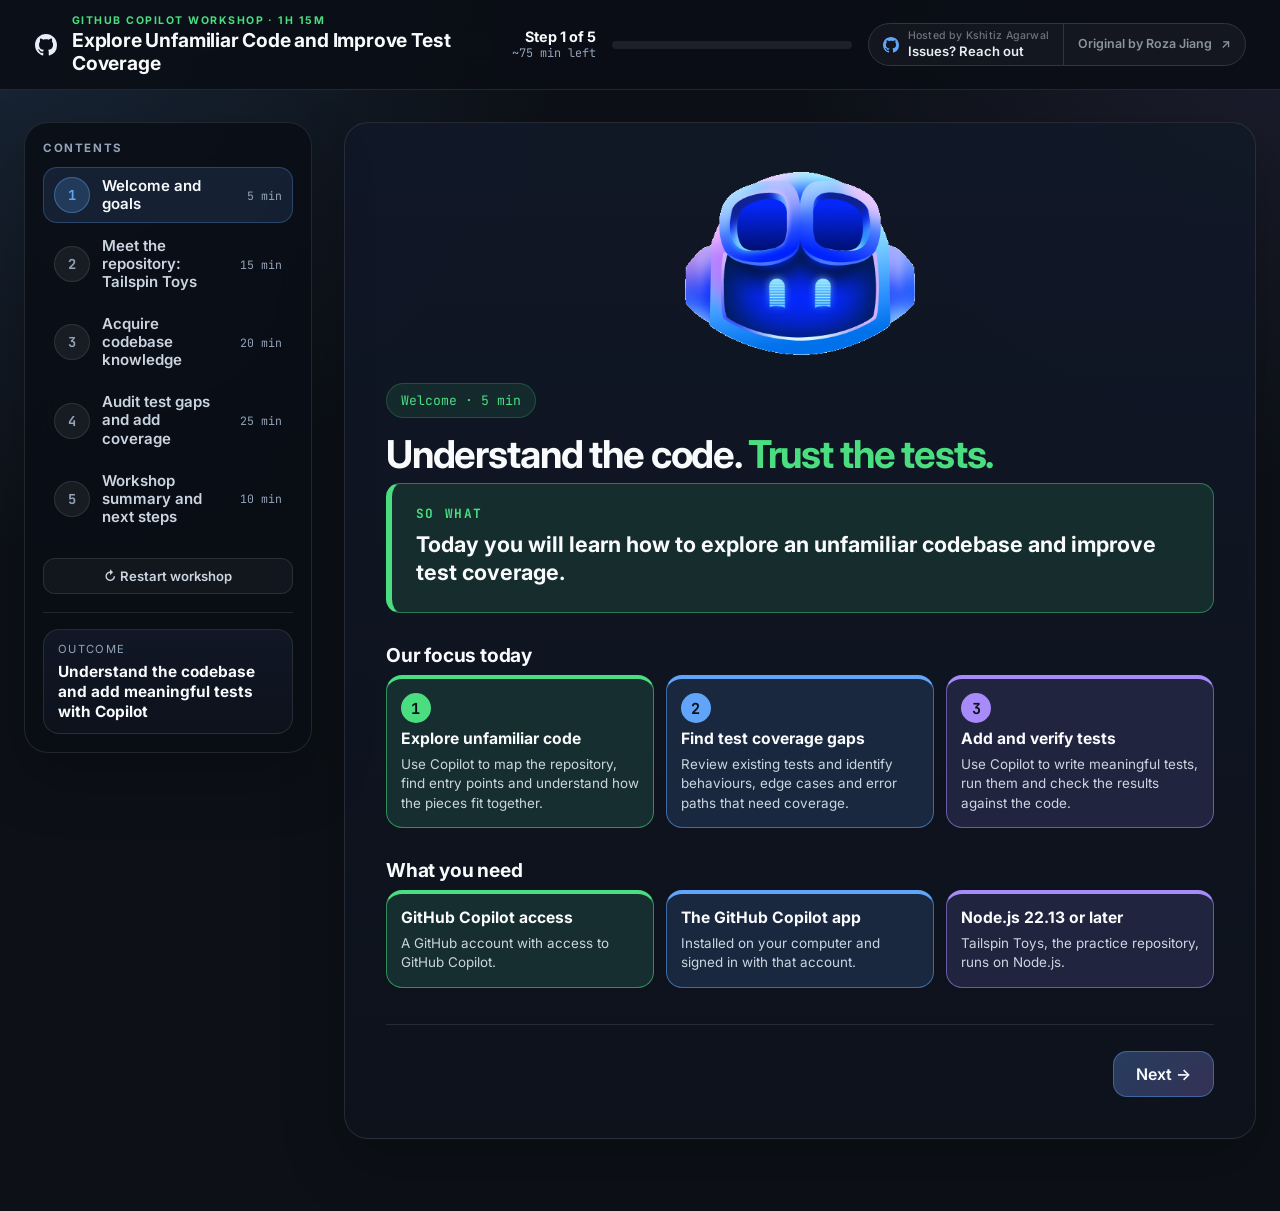
<file: explore-code-test-coverage/index.html>
<!DOCTYPE html>
<html lang="en" data-theme="dark">

<head>
  <meta charset="UTF-8">
  <meta name="viewport" content="width=device-width, initial-scale=1.0">
  <meta name="description"
    content="A hands-on workshop for developers: use GitHub Copilot to run an unfamiliar repository, map it with a skill, find its test gaps and add one verified test.">
  <title>Explore Unfamiliar Code and Improve Test Coverage with GitHub Copilot</title>
  <link rel="preconnect" href="https://fonts.googleapis.com">
  <link rel="preconnect" href="https://fonts.gstatic.com" crossorigin>
  <link
    href="https://fonts.googleapis.com/css2?family=Inter:wght@400;500;600;700;800&family=JetBrains+Mono:wght@400;500;700&display=swap"
    rel="stylesheet">
  <link rel="stylesheet" href="../theme.css">
  <style>
    :root {
      --workshop-bg: #0d1117;
      --workshop-border: rgba(255, 255, 255, 0.1);
      --workshop-text: #f8fafc;
      --workshop-muted: #cbd5e1;
      --workshop-faint: #94a3b8;
      --workshop-green: #4ade80;
      --workshop-blue: #60a5fa;
      --workshop-purple: #a78bfa;
      --workshop-amber: #fbbf24;
      --workshop-shadow: 0 24px 60px rgba(0, 0, 0, 0.28);
      --workshop-radius: 24px;
      --workshop-card-gap: 18px;
      --workshop-content-width: 1180px;
      --workshop-ease: cubic-bezier(0.16, 1, 0.3, 1);
      /* lets the stage disclosures animate to their natural height */
      interpolate-size: allow-keywords;
    }

    * {
      box-sizing: border-box;
    }

    body {
      margin: 0;
      font-family: "Inter", sans-serif;
      background:
        radial-gradient(circle at top left, rgba(96, 165, 250, 0.14), transparent 32%),
        radial-gradient(circle at top right, rgba(167, 139, 250, 0.1), transparent 28%),
        var(--workshop-bg);
      color: var(--workshop-text);
    }

    a {
      color: inherit;
    }

    code {
      font-family: "JetBrains Mono", monospace;
    }

    /* ============ Codelab shell ============ */
    .cl-app {
      min-height: 100vh;
      display: flex;
      flex-direction: column;
    }

    .cl-topbar {
      position: sticky;
      top: 0;
      z-index: 40;
      display: flex;
      align-items: center;
      justify-content: space-between;
      gap: 20px;
      padding: 14px clamp(16px, 3vw, 34px);
      background: rgba(10, 14, 22, 0.9);
      border-bottom: 1px solid var(--workshop-border);
      backdrop-filter: blur(18px);
    }

    .cl-topbar-left {
      display: flex;
      align-items: center;
      gap: 14px;
      min-width: 0;
    }

    .brand-mark {
      width: 24px;
      height: 24px;
      display: grid;
      place-items: center;
      font-size: 1rem;
      font-weight: 700;
      flex-shrink: 0;
    }

    .brand-mark svg {
      fill: #e8eefc;
    }

    .cl-topbar-title {
      min-width: 0;
    }

    .cl-topbar-title .kicker {
      display: block;
      text-transform: uppercase;
      letter-spacing: 0.14em;
      font-size: 0.66rem;
      font-weight: 700;
      color: var(--workshop-green);
      margin-bottom: 2px;
    }

    .cl-topbar-title h1 {
      margin: 0;
      font-size: clamp(0.98rem, 1.5vw, 1.24rem);
      line-height: 1.2;
      letter-spacing: -0.01em;
    }

    .cl-progress {
      display: flex;
      align-items: center;
      gap: 16px;
      flex-shrink: 0;
    }

    .cl-progress-meta {
      text-align: right;
      line-height: 1.25;
    }

    .cl-progress-count {
      display: block;
      font-size: 0.9rem;
      font-weight: 700;
      color: var(--workshop-text);
    }

    .cl-progress-remaining {
      display: block;
      font-family: "JetBrains Mono", monospace;
      font-size: 0.74rem;
      color: var(--workshop-faint);
    }

    .cl-progress-track {
      width: min(240px, 26vw);
      height: 8px;
      border-radius: 999px;
      background: rgba(255, 255, 255, 0.08);
      overflow: hidden;
    }

    .cl-progress-fill {
      height: 100%;
      width: 100%;
      transform: scaleX(0);
      transform-origin: left center;
      border-radius: 999px;
      background: linear-gradient(90deg, var(--workshop-green), var(--workshop-blue));
      transition: transform 0.35s var(--workshop-ease);
    }

    .cl-progress-fill.is-complete {
      animation: cl-progress-complete 0.7s ease both;
    }

    @keyframes cl-progress-complete {
      0% {
        filter: brightness(1);
      }

      45% {
        filter: brightness(1.22);
      }

      100% {
        filter: brightness(1);
      }
    }

    .cl-body {
      width: min(1500px, calc(100% - 48px));
      margin: 0 auto;
      padding: 32px 0 72px;
      display: grid;
      grid-template-columns: minmax(260px, 288px) minmax(0, 1fr);
      gap: 32px;
      align-items: start;
    }

    /* ============ Step rail ============ */
    .cl-rail {
      position: sticky;
      top: 96px;
      align-self: start;
      background: rgba(10, 14, 22, 0.88);
      border: 1px solid var(--workshop-border);
      border-radius: var(--workshop-radius);
      box-shadow: var(--workshop-shadow);
      padding: 18px;
      backdrop-filter: blur(18px);
    }

    .cl-rail-label {
      margin: 0 0 12px;
      text-transform: uppercase;
      letter-spacing: 0.14em;
      font-size: 0.72rem;
      font-weight: 700;
      color: var(--workshop-faint);
    }

    .cl-steps {
      list-style: none;
      margin: 0 0 18px;
      padding: 0;
      display: grid;
      gap: 4px;
      position: relative;
    }

    .cl-steps li {
      position: relative;
    }

    /* One highlight travels between steps; script measures its box. Without script each step keeps its own. */
    .cl-steps.has-marker::before {
      content: "";
      position: absolute;
      top: 0;
      left: 0;
      box-sizing: border-box;
      width: var(--marker-w, 0);
      height: var(--marker-h, 0);
      transform: translate(var(--marker-x, 0), var(--marker-y, 0));
      border: 1px solid rgba(96, 165, 250, 0.28);
      border-radius: 14px;
      background: rgba(96, 165, 250, 0.12);
      pointer-events: none;
      transition: transform 0.35s var(--workshop-ease);
    }

    .cl-steps.has-marker.is-placing::before {
      transition: none;
    }

    .cl-step-item {
      width: 100%;
      text-align: left;
      font: inherit;
      cursor: pointer;
      display: grid;
      grid-template-columns: 36px minmax(0, 1fr) auto;
      gap: 12px;
      align-items: center;
      min-height: 56px;
      padding: 9px 10px;
      border-radius: 14px;
      border: 1px solid transparent;
      background: transparent;
      color: var(--workshop-muted);
      transition: background 0.2s ease, border-color 0.2s ease, color 0.2s ease;
    }

    .cl-step-item:hover {
      background: rgba(255, 255, 255, 0.05);
    }

    .cl-step-item:focus-visible {
      outline: 2px solid var(--workshop-blue);
      outline-offset: 2px;
    }

    .cl-step-item.is-active {
      background: rgba(96, 165, 250, 0.12);
      border-color: rgba(96, 165, 250, 0.28);
      color: var(--workshop-text);
    }

    .cl-steps.has-marker .cl-step-item.is-active {
      background: transparent;
      border-color: transparent;
    }

    .cl-step-num {
      width: 36px;
      height: 36px;
      border-radius: 50%;
      display: grid;
      place-items: center;
      background: rgba(255, 255, 255, 0.06);
      border: 1px solid var(--workshop-border);
      font-family: "JetBrains Mono", monospace;
      font-weight: 700;
      font-size: 0.86rem;
      color: var(--workshop-faint);
      transition: background 0.3s ease, border-color 0.3s ease, color 0.3s ease;
    }

    .cl-step-item.is-active .cl-step-num {
      background: rgba(96, 165, 250, 0.2);
      border-color: rgba(96, 165, 250, 0.42);
      color: var(--workshop-blue);
    }

    .cl-step-item.is-done .cl-step-num {
      background: rgba(74, 222, 128, 0.16);
      border-color: rgba(74, 222, 128, 0.4);
      color: var(--workshop-green);
    }

    .cl-step-num .digit,
    .cl-step-num .tick {
      grid-area: 1 / 1;
      transition: opacity 0.26s ease, transform 0.42s var(--workshop-ease);
    }

    .cl-step-num .tick {
      opacity: 0;
      transform: scale(0.4) rotate(-12deg);
    }

    .cl-step-item.is-done .cl-step-num .digit {
      opacity: 0;
      transform: scale(0.6);
    }

    .cl-step-item.is-done .cl-step-num .tick {
      opacity: 1;
      transform: scale(1) rotate(0);
    }

    .cl-step-name {
      font-size: 0.94rem;
      font-weight: 600;
      line-height: 1.2;
    }

    .cl-step-time {
      font-family: "JetBrains Mono", monospace;
      font-size: 0.72rem;
      color: var(--workshop-faint);
      white-space: nowrap;
    }

    .cl-rail-meta {
      display: grid;
      gap: 10px;
      border-top: 1px solid var(--workshop-border);
      padding-top: 16px;
    }

    .meta-card {
      background: linear-gradient(180deg, rgba(17, 24, 39, 0.96), rgba(13, 18, 28, 0.98));
      border: 1px solid var(--workshop-border);
      border-radius: 16px;
      padding: 12px 14px;
    }

    .meta-label {
      display: block;
      font-size: 0.7rem;
      text-transform: uppercase;
      letter-spacing: 0.12em;
      color: var(--workshop-faint);
      margin-bottom: 5px;
    }

    .meta-value {
      font-size: 0.96rem;
      font-weight: 700;
    }

    /* ============ Main / steps ============ */
    .cl-main {
      min-width: 0;
      width: 100%;
      max-width: var(--workshop-content-width);
      justify-self: center;
    }

    .cl-step {
      display: none;
      background: linear-gradient(180deg, rgba(17, 24, 39, 0.96), rgba(13, 18, 28, 0.98));
      border: 1px solid var(--workshop-border);
      border-radius: var(--workshop-radius);
      box-shadow: var(--workshop-shadow);
      padding: clamp(28px, 3.2vw, 48px);
    }

    /* Focus is moved here programmatically for screen-reader step announcement;
     the article is never keyboard-Tab-reachable (tabindex="-1"), so suppress the
     default focus ring that would otherwise draw around the whole step. */
    .cl-step:focus {
      outline: none;
    }

    .cl-step.is-active {
      display: block;
      animation: cl-fade 0.42s var(--workshop-ease);
    }

    @keyframes cl-fade {
      from {
        opacity: 0;
        transform: translateY(10px);
      }

      to {
        opacity: 1;
        transform: translateY(0);
      }
    }

    .cl-duration {
      display: inline-flex;
      align-items: center;
      gap: 8px;
      padding: 8px 14px;
      border-radius: 999px;
      background: rgba(74, 222, 128, 0.1);
      border: 1px solid rgba(74, 222, 128, 0.22);
      color: var(--workshop-green);
      font-family: "JetBrains Mono", monospace;
      font-size: 0.82rem;
      margin-bottom: 16px;
    }

    .cl-step h2 {
      margin: 0 0 8px;
      font-size: clamp(1.8rem, 3vw, 2.5rem);
      line-height: 1.06;
      letter-spacing: -0.03em;
      text-wrap: balance;
    }

    .cl-step h2 .accent {
      color: var(--workshop-green);
    }

    /* ============ Opening mascot ============ */
    .overview-figure {
      display: flex;
      align-items: center;
      justify-content: center;
      margin: 8px 0 28px;
    }

    .overview-figure .mascot {
      width: clamp(180px, 18vw, 230px);
    }

    /* ============ Wrap-up cards ============ */
    .resource-grid {
      display: grid;
      grid-template-columns: repeat(3, minmax(0, 1fr));
      gap: var(--workshop-card-gap);
      margin-top: 16px;
    }

    .resource-card {
      display: flex;
      flex-direction: column;
      gap: 8px;
      padding: 20px;
      border: 1px solid var(--workshop-border);
      border-top: 3px solid var(--resource-accent, var(--workshop-blue));
      border-radius: 20px;
      background: linear-gradient(180deg, rgba(22, 31, 46, 0.9), rgba(16, 24, 38, 0.96));
    }

    .resource-card h4 {
      margin: 0;
      font-size: 1.05rem;
      color: var(--workshop-text);
    }

    .resource-card .resource-go {
      margin-top: auto;
      padding-top: 6px;
      font-size: 0.85rem;
      font-weight: 600;
      color: var(--resource-accent, var(--workshop-blue));
    }

    /* ============ Step nav footer ============ */
    .cl-nav {
      display: flex;
      justify-content: space-between;
      gap: 14px;
      margin-top: 36px;
      padding-top: 26px;
      border-top: 1px solid var(--workshop-border);
    }

    .cl-btn {
      appearance: none;
      cursor: pointer;
      font: inherit;
      font-weight: 600;
      display: inline-flex;
      align-items: center;
      gap: 8px;
      padding: 12px 22px;
      border-radius: 14px;
      border: 1px solid var(--workshop-border);
      background: rgba(255, 255, 255, 0.05);
      color: var(--workshop-text);
      transition: background 0.2s ease, border-color 0.2s ease, opacity 0.2s ease, filter 0.2s ease, transform 0.12s ease;
    }

    .cl-btn:hover {
      background: rgba(255, 255, 255, 0.1);
    }

    .cl-btn:active {
      transform: translateY(1px) scale(0.985);
    }

    .cl-btn:focus-visible {
      outline: 2px solid var(--workshop-blue);
      outline-offset: 2px;
    }

    .cl-btn.cl-next {
      background: linear-gradient(135deg, rgba(96, 165, 250, 0.3), rgba(167, 139, 250, 0.26));
      border-color: rgba(96, 165, 250, 0.42);
    }

    .cl-btn.cl-next:hover {
      filter: brightness(1.08);
    }

    .cl-btn:disabled {
      opacity: 0.4;
      cursor: not-allowed;
    }

    .cl-btn.is-hidden {
      visibility: hidden;
    }

    .cl-finished {
      display: inline-flex;
      align-items: center;
      gap: 8px;
      padding: 12px 22px;
      border-radius: 14px;
      background: rgba(74, 222, 128, 0.16);
      border: 1px solid rgba(74, 222, 128, 0.55);
      color: var(--workshop-green);
      font-weight: 700;
    }

    .cl-step.is-active .cl-finished {
      animation: cl-finished-in 0.6s var(--workshop-ease) both;
    }

    @keyframes cl-finished-in {
      from {
        opacity: 0;
        transform: translateY(6px) scale(0.96);
      }

      to {
        opacity: 1;
        transform: translateY(0) scale(1);
      }
    }

    .cl-restart {
      width: 100%;
      margin: 4px 0 18px;
      cursor: pointer;
      font: inherit;
      font-size: 0.82rem;
      font-weight: 600;
      padding: 9px 12px;
      border-radius: 12px;
      border: 1px solid var(--workshop-border);
      background: rgba(255, 255, 255, 0.04);
      color: var(--workshop-muted);
      transition: background 0.2s ease, color 0.2s ease;
    }

    .cl-restart:hover {
      background: rgba(255, 255, 255, 0.09);
      color: var(--workshop-text);
    }

    .cl-restart:focus-visible {
      outline: 2px solid var(--workshop-blue);
      outline-offset: 2px;
    }

    .mcp-lab .mcp-lab-prompt {
      margin: 14px 0 0;
      padding: 14px 16px;
      border-left: 3px solid var(--workshop-purple);
      border-radius: 0 12px 12px 0;
      background: rgba(124, 92, 255, 0.1);
      color: var(--text);
      font-family: "JetBrains Mono", monospace;
      font-size: 0.86rem;
      line-height: 1.6;
      transition: border-left-color 0.15s ease;
    }

    .mcp-lab .sec-title {
      margin: 30px 0 8px;
      font-size: 1.2rem;
      letter-spacing: -0.01em;
    }

    .mcp-lab .sec-note {
      margin: 0 0 14px;
      color: var(--workshop-muted);
      font-size: 0.94rem;
      line-height: 1.55;
      max-width: 74ch;
    }

    .mcp-lab .sec-note strong {
      color: var(--workshop-text);
    }

    .loop {
      margin: 0 0 8px;
      font-size: clamp(1.25rem, 2.2vw, 1.6rem);
      font-weight: 700;
      line-height: 1.4;
    }

    .loop span {
      margin: 0 0.2em;
      color: var(--workshop-green);
    }

    .mcp-lab .sc-text {
      width: 100%;
      padding: 10px 12px;
      border: 1px solid var(--workshop-border);
      border-radius: 12px;
      background: rgba(8, 13, 22, 0.7);
      color: var(--workshop-text);
      font: inherit;
      font-size: 0.94rem;
      line-height: 1.5;
    }

    .mcp-lab .sc-text {
      min-height: 88px;
      resize: vertical;
    }

    .mcp-lab .sc-text:focus-visible {
      outline: 2px solid var(--workshop-blue);
      outline-offset: 2px;
    }

    /* Focus and document cards */
    .mcp-lab .crit-grid {
      display: grid;
      grid-template-columns: repeat(3, minmax(0, 1fr));
      gap: 12px;
      margin: 0 0 8px;
    }

    .mcp-lab .crit-grid.is-three {
      margin: 0 0 22px;
    }

    /* Six inventory documents share one accent; the last one, CONCERNS.md, feeds the next step */
    .mcp-lab .codebase-outputs {
      --crit: var(--workshop-blue);
    }

    .mcp-lab .codebase-outputs > :last-child {
      grid-column: 1 / -1;
    }

    .mcp-lab .crit-card {
      display: grid;
      gap: 6px;
      align-content: start;
      padding: 14px;
      border: 1px solid color-mix(in srgb, var(--crit, var(--workshop-green)) 55%, transparent);
      border-top: 4px solid var(--crit, var(--workshop-green));
      border-radius: 16px;
      background: color-mix(in srgb, var(--crit, var(--workshop-green)) 12%, rgba(16, 24, 38, 0.9));
    }

    .mcp-lab .crit-card b {
      display: inline-grid;
      place-items: center;
      justify-self: start;
      width: 30px;
      height: 30px;
      border-radius: 50%;
      background: var(--crit, var(--workshop-green));
      color: var(--workshop-bg);
      font-family: "JetBrains Mono", monospace;
      font-size: 0.95rem;
      font-weight: 700;
    }

    .mcp-lab .crit-card strong {
      color: var(--workshop-text);
      font-size: 0.98rem;
      line-height: 1.25;
    }

    .mcp-lab .crit-card p {
      margin: 0;
      color: var(--workshop-muted);
      font-size: 0.84rem;
      line-height: 1.45;
    }

    .mcp-lab .tpl {
      position: relative;
      margin: 0;
      border: 1px solid var(--workshop-border);
      border-radius: 14px;
      background: rgba(8, 13, 22, 0.7);
      transition: border-color 0.15s ease;
    }

    .mcp-lab .tpl textarea {
      display: block;
      padding-right: 96px;
    }

    .mcp-lab .copy-btn {
      position: absolute;
      top: 10px;
      right: 10px;
      appearance: none;
      cursor: pointer;
      padding: 5px 12px;
      border: 1px solid rgba(96, 165, 250, 0.4);
      border-radius: 10px;
      background: rgba(96, 165, 250, 0.12);
      color: var(--workshop-blue);
      font-family: "Inter", sans-serif;
      font-size: 0.76rem;
      font-weight: 700;
      transition: background-color 0.15s ease, border-color 0.15s ease, color 0.15s ease;
    }

    .mcp-lab .copy-btn:hover {
      background: rgba(96, 165, 250, 0.22);
    }

    .mcp-lab .copy-btn:focus-visible {
      outline: 2px solid var(--workshop-blue);
      outline-offset: 2px;
    }

    /* Copied: the button and the prompt it copied turn green together, so the room sees which prompt is on the clipboard */
    .mcp-lab .copy-btn.is-copied {
      border-color: rgba(74, 222, 128, 0.5);
      background: rgba(74, 222, 128, 0.16);
      color: var(--workshop-green);
    }

    .mcp-lab .tpl.is-copied {
      border-color: rgba(74, 222, 128, 0.55);
    }

    .mcp-lab .mcp-lab-prompt.is-copied {
      border-left-color: var(--workshop-green);
    }

    .mcp-lab .mcp-lab-prompt.has-copy {
      position: relative;
      padding-right: 88px;
    }

    /* Screenshots and recordings sit on the step itself, with no card around them */
    .shot {
      margin: 0;
    }

    .shot img,
    .shot video {
      display: block;
      max-width: 100%;
      height: auto;
      border: 1px solid var(--workshop-border);
      border-radius: 12px;
    }

    .shot video {
      width: 100%;
      max-height: 70vh;
    }

    .shot figcaption {
      margin-top: 10px;
      color: var(--workshop-muted);
      font-size: 0.92rem;
      line-height: 1.5;
    }

    /* ============ Stages: collapsible parts of a step ============ */
    .mcp-lab .stage {
      margin: 0 0 14px;
      border: 1px solid var(--workshop-border);
      border-radius: 18px;
      background: linear-gradient(180deg, rgba(22, 31, 46, 0.9), rgba(16, 24, 38, 0.96));
    }

    .mcp-lab .stage>summary {
      display: flex;
      align-items: center;
      gap: 14px;
      padding: 16px 18px;
      border-radius: 18px;
      cursor: pointer;
      list-style: none;
      transition: background-color 0.15s ease;
    }

    .mcp-lab .stage[open]>summary {
      border-radius: 18px 18px 0 0;
    }

    .mcp-lab .stage>summary:hover {
      background: rgba(255, 255, 255, 0.05);
    }

    .mcp-lab .stage>summary::-webkit-details-marker {
      display: none;
    }

    .mcp-lab .stage>summary::after {
      content: "+";
      flex: none;
      color: var(--workshop-green);
      font-weight: 700;
    }

    .mcp-lab .stage[open]>summary::after {
      content: "\2212";
    }

    .mcp-lab .stage>summary:focus-visible {
      outline: 2px solid var(--workshop-blue);
      outline-offset: 2px;
      border-radius: 18px;
    }

    /* Stages ease open and shut where the browser supports it (Chromium); elsewhere they snap, as before.
       Closing is quicker than opening. Kept as separate rules so an unsupported selector drops only itself. */
    .mcp-lab .stage::details-content {
      block-size: 0;
      overflow: clip;
      transition: block-size 0.22s var(--workshop-ease), content-visibility 0.22s allow-discrete;
    }

    .mcp-lab .stage[open]::details-content {
      block-size: auto;
      transition-duration: 0.32s;
    }

    .mcp-lab .stage-num {
      display: grid;
      flex: none;
      width: 38px;
      height: 38px;
      place-items: center;
      border-radius: 12px;
      background: rgba(124, 92, 255, 0.16);
      color: #c9bcff;
      font-family: "JetBrains Mono", monospace;
      font-weight: 700;
    }

    .mcp-lab .stage-title {
      flex: 1;
      min-width: 0;
      color: var(--workshop-text);
      font-size: 1.08rem;
      font-weight: 700;
      line-height: 1.3;
    }

    .mcp-lab .stage-time {
      flex: none;
      color: var(--workshop-faint);
      font-family: "JetBrains Mono", monospace;
      font-size: 0.78rem;
    }

    .mcp-lab .stage-body {
      display: grid;
      gap: 14px;
      padding: 0 18px 18px;
    }

    .mcp-lab .stage-body>p {
      margin: 0;
      color: var(--workshop-muted);
      font-size: 0.94rem;
      line-height: 1.55;
    }

    .mcp-lab .stage-body>p strong {
      color: var(--workshop-text);
    }

    @media (max-width: 900px) {
      .mcp-lab .crit-grid {
        grid-template-columns: repeat(2, minmax(0, 1fr));
      }
    }

    @media (max-width: 720px) {
      .mcp-lab .crit-grid {
        grid-template-columns: 1fr;
      }
    }

    /* ============ Responsive ============ */
    @media (max-width: 1080px) {
      .cl-body {
        grid-template-columns: minmax(0, 1fr);
        gap: 20px;
      }

      .cl-rail {
        position: sticky;
        top: calc(var(--topbar-h, 62px) + 12px);
        z-index: 30;
        padding: 12px;
      }

      .cl-steps {
        display: flex;
        gap: 8px;
        margin-bottom: 0;
        overflow-x: auto;
        overscroll-behavior-inline: contain;
        scrollbar-width: thin;
        scroll-snap-type: inline proximity;
      }

      .cl-steps li {
        flex: 0 0 min(260px, 72vw);
        scroll-snap-align: start;
      }

      .cl-step-item {
        min-height: 52px;
      }

      .cl-rail-label,
      .cl-restart,
      .cl-rail-meta {
        display: none;
      }

      .resource-grid {
        grid-template-columns: 1fr;
      }

      .overview-figure .mascot {
        width: clamp(140px, 26vw, 180px);
      }
    }

    @media (max-width: 720px) {
      .cl-topbar {
        align-items: flex-start;
        padding: 12px 16px;
      }

      .cl-progress {
        flex: none;
      }

      .cl-body {
        width: min(100% - 24px, 1500px);
        padding: 14px 0 40px;
        gap: 14px;
      }

      .cl-rail {
        top: calc(var(--topbar-h, 58px) + 8px);
        margin-inline: -1px;
      }

      .cl-progress-track {
        display: none;
      }

      .cl-steps li {
        flex-basis: min(236px, 78vw);
      }

      .cl-step {
        padding: 24px 20px 28px;
        border-radius: 20px;
      }
    }

    @media (prefers-reduced-motion: reduce) {

      .cl-step.is-active,
      .cl-progress-fill.is-complete,
      .cl-step.is-active .cl-finished {
        animation: none;
      }

      .cl-progress-fill,
      .cl-restart,
      .cl-step-num,
      .cl-step-num .digit,
      .cl-step-num .tick,
      .cl-steps.has-marker::before,
      .mcp-lab .stage>summary,
      .mcp-lab .copy-btn,
      .mcp-lab .tpl,
      .mcp-lab .mcp-lab-prompt {
        transition: none;
      }

      .mcp-lab .stage::details-content,
      .mcp-lab .stage[open]::details-content {
        transition: none;
      }

      .cl-btn:active {
        transform: none;
      }
    }

    /* ============ Callouts ============ */
    .sowhat {
      margin: 0 0 14px;
      padding: 20px 24px;
      border: 1px solid rgba(74, 222, 128, 0.45);
      border-left: 6px solid #4ade80;
      border-radius: 14px;
      background: rgba(74, 222, 128, 0.12);
      color: var(--workshop-text);
      font-size: 1.1rem;
      line-height: 1.55;
    }

    .sowhat-label {
      display: block;
      margin-bottom: 6px;
      color: #4ade80;
      font-family: "JetBrains Mono", monospace;
      font-size: 0.8rem;
      font-weight: 700;
      letter-spacing: 0.12em;
      text-transform: uppercase;
    }

    .sowhat-head {
      display: block;
      margin-bottom: 6px;
      font-size: 1.35rem;
      font-weight: 700;
      line-height: 1.3;
    }

    /* The same callout, repeated at the top of steps 2 to 5 */
    .sowhat.is-step {
      margin: 0 0 24px;
      padding: 16px 22px;
      font-size: 1rem;
      text-wrap: pretty;
    }

    .sowhat.is-step .sowhat-label {
      margin-bottom: 4px;
    }

    .sowhat.is-step .sowhat-head {
      margin-bottom: 4px;
      font-size: 1.2rem;
    }

    .checkpoint {
      display: grid;
      gap: 4px;
      margin: 24px 0 0;
      padding: 18px 22px;
      border: 1px solid rgba(251, 191, 36, 0.55);
      border-left: 6px solid #fbbf24;
      border-radius: 14px;
      background: rgba(251, 191, 36, 0.14);
      color: var(--workshop-text);
    }

    .checkpoint-label {
      color: #fbbf24;
      font-family: "JetBrains Mono", monospace;
      font-size: 0.8rem;
      font-weight: 700;
      letter-spacing: 0.12em;
      text-transform: uppercase;
    }

    .checkpoint-head {
      font-size: 1.3rem;
      font-weight: 700;
      line-height: 1.3;
    }

    .checkpoint p {
      margin: 0;
      font-size: 1.05rem;
      line-height: 1.55;
    }

    /* ============ Print: reveal everything ============ */
    @media print {
      body {
        background: #0d1117;
      }

      .cl-topbar,
      .cl-rail,
      .cl-nav {
        display: none !important;
      }

      .cl-body {
        width: 100%;
        margin: 0;
        padding: 0;
        display: block;
      }

      .cl-step {
        display: block !important;
        box-shadow: none;
        break-inside: avoid;
        margin-bottom: 18px;
        animation: none;
      }

      .mcp-lab .stage::details-content {
        block-size: auto !important;
        content-visibility: visible !important;
        transition: none !important;
      }

      .meta-card {
        box-shadow: none;
        break-inside: avoid;
      }
    }
  </style>
</head>

<body>
  <div class="cl-app">
    <header class="cl-topbar">
      <div class="cl-topbar-left">
        <div class="brand-mark" role="img" aria-label="GitHub">
          <svg viewBox="0 0 16 16" width="22" height="22" aria-hidden="true" focusable="false">
            <path fill-rule="evenodd"
              d="M8 0C3.58 0 0 3.58 0 8c0 3.54 2.29 6.53 5.47 7.59.4.07.55-.17.55-.38 0-.19-.01-.82-.01-1.49-2.01.37-2.53-.49-2.69-.94-.09-.23-.48-.94-.82-1.13-.28-.15-.68-.52-.01-.53.63-.01 1.08.58 1.23.82.72 1.21 1.87.87 2.33.66.07-.52.28-.87.51-1.07-1.78-.2-3.64-.89-3.64-3.95 0-.87.31-1.59.82-2.15-.08-.2-.36-1.02.08-2.12 0 0 .67-.21 2.2.82.64-.18 1.32-.27 2-.27.68 0 1.36.09 2 .27 1.53-1.04 2.2-.82 2.2-.82.44 1.1.16 1.92.08 2.12.51.56.82 1.27.82 2.15 0 3.07-1.87 3.75-3.65 3.95.29.25.54.73.54 1.48 0 1.07-.01 1.93-.01 2.2 0 .21.15.46.55.38A8.013 8.013 0 0016 8c0-4.42-3.58-8-8-8z">
            </path>
          </svg>
        </div>
        <div class="cl-topbar-title">
          <span class="kicker">GitHub Copilot Workshop &middot; 1h 15m</span>
          <h1>Explore Unfamiliar Code and Improve Test Coverage</h1>
        </div>
      </div>
      <div class="cl-progress">
        <div class="cl-progress-meta" role="status" aria-live="polite">
          <span class="cl-progress-count" id="clCount">Step 1 of 5</span>
          <span class="cl-progress-remaining" id="clRemaining">~75 min left</span>
        </div>
        <div class="cl-progress-track" role="progressbar" aria-label="Workshop progress" aria-valuemin="0"
          aria-valuemax="100" aria-valuenow="0">
          <div class="cl-progress-fill" id="clFill"></div>
        </div>
        <div class="workshop-contact">
          <a class="workshop-contact-dm" href="https://github.com/kshitiz99" target="_blank"
            rel="noopener noreferrer" title="Hosted by Kshitiz Agarwal. Issues? Reach out on GitHub"
            aria-label="Hosted by Kshitiz Agarwal. Issues? Reach out on GitHub">
            <svg viewBox="0 0 16 16" width="16" height="16" aria-hidden="true" focusable="false">
              <path fill-rule="evenodd"
                d="M8 0C3.58 0 0 3.58 0 8c0 3.54 2.29 6.53 5.47 7.59.4.07.55-.17.55-.38 0-.19-.01-.82-.01-1.49-2.01.37-2.53-.49-2.69-.94-.09-.23-.48-.94-.82-1.13-.28-.15-.68-.52-.01-.53.63-.01 1.08.58 1.23.82.72 1.21 1.87.87 2.33.66.07-.52.28-.87.51-1.07-1.78-.2-3.64-.89-3.64-3.95 0-.87.31-1.59.82-2.15-.08-.2-.36-1.02.08-2.12 0 0 .67-.21 2.2.82.64-.18 1.32-.27 2-.27.68 0 1.36.09 2 .27 1.53-1.04 2.2-.82 2.2-.82.44 1.1.16 1.92.08 2.12.51.56.82 1.27.82 2.15 0 3.07-1.87 3.75-3.65 3.95.29.25.54.73.54 1.48 0 1.07-.01 1.93-.01 2.2 0 .21.15.46.55.38A8.013 8.013 0 0016 8c0-4.42-3.58-8-8-8z" />
            </svg>
            <span class="workshop-contact-text">
              <span class="workshop-contact-kicker">Hosted by Kshitiz Agarwal</span>
              <span class="workshop-contact-cta">Issues? Reach out</span>
            </span>
          </a>
          <a class="workshop-contact-more"
            href="https://apac-corp-se.github.io/se-resources/public/explore-code-test-coverage/" target="_blank"
            rel="noopener noreferrer" title="Original workshop created by Roza Jiang"
            aria-label="Original workshop created by Roza Jiang">
            <span class="workshop-contact-more-text">Original by Roza Jiang</span> &#8599;
          </a>
        </div>
      </div>
    </header>

    <div class="cl-body">
      <aside class="cl-rail">
        <p class="cl-rail-label">Contents</p>
        <ol class="cl-steps" id="clSteps" aria-label="Workshop steps">
          <li><button class="cl-step-item" type="button" data-target="welcome">
              <span class="cl-step-num"><span class="digit">1</span><span class="tick">&#10003;</span></span>
              <span class="cl-step-name">Welcome and goals</span>
              <span class="cl-step-time">5 min</span>
            </button></li>
          <li><button class="cl-step-item" type="button" data-target="good">
              <span class="cl-step-num"><span class="digit">2</span><span class="tick">&#10003;</span></span>
              <span class="cl-step-name">Meet the repository: Tailspin Toys</span>
              <span class="cl-step-time">15 min</span>
            </button></li>
          <li><button class="cl-step-item" type="button" data-target="mcp">
              <span class="cl-step-num"><span class="digit">3</span><span class="tick">&#10003;</span></span>
              <span class="cl-step-name">Acquire codebase knowledge</span>
              <span class="cl-step-time">20 min</span>
            </button></li>
          <li><button class="cl-step-item" type="button" data-target="round2">
              <span class="cl-step-num"><span class="digit">4</span><span class="tick">&#10003;</span></span>
              <span class="cl-step-name">Audit test gaps and add coverage</span>
              <span class="cl-step-time">25 min</span>
            </button></li>
          <li><button class="cl-step-item" type="button" data-target="wrap">
              <span class="cl-step-num"><span class="digit">5</span><span class="tick">&#10003;</span></span>
              <span class="cl-step-name">Workshop summary and next steps</span>
              <span class="cl-step-time">10 min</span>
            </button></li>
        </ol>

        <button class="cl-restart" type="button" id="clRestart">&#8635; Restart workshop</button>

        <div class="cl-rail-meta">
          <div class="meta-card">
            <span class="meta-label">Outcome</span>
            <span class="meta-value">Understand the codebase and add meaningful tests with Copilot</span>
          </div>
        </div>
      </aside>

      <main class="cl-main">
        <!-- Step 1: Welcome and goals -->
        <article class="cl-step mcp-lab" id="welcome" data-minutes="5" tabindex="-1">
          <div class="overview-figure">
            <img class="mascot" src="../assets/copilot-mascot.png"
              alt="GitHub Copilot mascot">
          </div>

          <span class="cl-duration">Welcome &middot; 5 min</span>
          <h2 id="welcome-heading">Understand the code. <span class="accent">Trust the tests.</span></h2>

          <div class="sowhat" role="note">
            <span class="sowhat-label">So what</span>
            <strong class="sowhat-head">Today you will learn how to explore an unfamiliar codebase and improve
              test coverage.</strong>
          </div>
          <h3 class="sec-title">Our focus today</h3>
          <div class="crit-grid">
            <section class="crit-card" style="--crit: var(--workshop-green);">
              <b>1</b>
              <strong>Explore unfamiliar code</strong>
              <p>Use Copilot to map the repository, find entry points and understand how the pieces fit together.</p>
            </section>
            <section class="crit-card" style="--crit: var(--workshop-blue);">
              <b>2</b>
              <strong>Find test coverage gaps</strong>
              <p>Review existing tests and identify behaviours, edge cases and error paths that need coverage.</p>
            </section>
            <section class="crit-card" style="--crit: var(--workshop-purple);">
              <b>3</b>
              <strong>Add and verify tests</strong>
              <p>Use Copilot to write meaningful tests, run them and check the results against the code.</p>
            </section>
          </div>

          <h3 class="sec-title">What you need</h3>
          <div class="crit-grid is-three">
            <section class="crit-card" style="--crit: var(--workshop-green);">
              <strong>GitHub Copilot access</strong>
              <p>A GitHub account with access to GitHub Copilot.</p>
            </section>
            <section class="crit-card" style="--crit: var(--workshop-blue);">
              <strong>The GitHub Copilot app</strong>
              <p>Installed on your computer and signed in with that account.</p>
            </section>
            <section class="crit-card" style="--crit: var(--workshop-purple);">
              <strong>Node.js 22.13 or later</strong>
              <p>Tailspin Toys, the practice repository, runs on Node.js.</p>
            </section>
          </div>

          <nav class="cl-nav">
            <button class="cl-btn cl-back" type="button">&larr; Back</button>
            <button class="cl-btn cl-next" type="button">Next &rarr;</button>
          </nav>
        </article>

        <!-- Step 2: Introduce the workshop repository -->
        <article class="cl-step mcp-lab" id="good" data-minutes="15" tabindex="-1">
          <span class="cl-duration">Duration: 15 minutes</span>
          <h2>Meet the repository: <span class="accent">Tailspin Toys</span></h2>

          <section class="sowhat is-step" aria-labelledby="tailspin-repository">
            <span class="sowhat-label" id="tailspin-repository">Today's repository</span>
            <strong class="sowhat-head"><a href="https://github.com/github-samples/tailspin-toys"
                target="_blank" rel="noopener noreferrer">github-samples / tailspin-toys &#8599;</a></strong>
            <span>A public sample site for a fictional game crowdfunding company, built with Astro and a local
              SQLite database. Treat it as code you have never seen before.</span>
          </section>

          <h3 class="sec-title">1. Create your own copy</h3>
          <p class="sec-note">Work in your own repository so you can raise issues later. Open
            <a href="https://github.com/github-samples/tailspin-toys" target="_blank"
              rel="noopener noreferrer">github-samples/tailspin-toys &#8599;</a>, choose
            <strong>Use this template</strong> &rarr; <strong>Create a new repository</strong>, keep the name
            <strong>tailspin-toys</strong> and create it in your own account. GitHub may also open a few starter
            issues in the new repository. You can ignore them.</p>

          <h3 class="sec-title">2. Open your repository in the app</h3>
          <figure class="shot">
            <img src="assets/tailspin-toys-open-app.png"
              alt="Tailspin Toys repository with the Code menu and Open the app option highlighted"
              width="805" height="437">
            <figcaption>Code &rarr; Local &rarr; Open the app. Use this menu on your new repository.</figcaption>
          </figure>

          <h3 class="sec-title">3. Allow the repository to be cloned</h3>
          <figure class="shot">
            <img src="assets/tailspin-toys-allow-clone.png"
              alt="Clone repository confirmation dialog with the Allow button highlighted"
              width="590" height="417">
            <figcaption>Confirm your repository &rarr; Allow. Your own repository name appears in the dialog.</figcaption>
          </figure>

          <h3 class="sec-title">4. Find the repository in Sessions</h3>
          <figure class="shot">
            <img src="assets/tailspin-toys-sessions.png"
              alt="App sidebar showing the repository under Sessions with No sessions yet"
              width="713" height="437">
            <figcaption>Sessions &rarr; your repository. The name in this screenshot may differ from yours.</figcaption>
          </figure>

          <h3 class="sec-title">5. Ask Copilot to run the app locally</h3>
          <p class="sec-note">Start a new session for your <strong>tailspin-toys</strong> repository. Check that
            <strong>Current checkout</strong> is selected, paste the prompt below and click the send arrow.</p>
          <blockquote class="mcp-lab-prompt">please run this app locally</blockquote>
          <figure class="shot">
            <video controls playsinline preload="metadata" width="720" height="840"
              aria-label="Recording showing the prompt please run this app locally being submitted to Copilot">
              <source src="assets/tailspin-toys-run-locally.mp4" type="video/mp4">
              Your browser does not support embedded video.
              <a href="assets/tailspin-toys-run-locally.mp4">Open the recording</a>.
            </video>
            <figcaption>Send the prompt &rarr; Copilot starts a session to run the app locally.</figcaption>
          </figure>

          <h3 class="sec-title">6. Explore the running app</h3>
          <p class="sec-note">Once Copilot confirms the app is running, open the local URL it provides
            (<code>http://localhost:4321/</code> in this recording). Browse <strong>Featured Games</strong>, click
            <strong>View details</strong> on a game, then use <strong>Back to all games</strong> to return to the
            catalogue.</p>
          <figure class="shot">
            <video controls playsinline preload="metadata" width="2646" height="2140"
              aria-label="Recording showing the running Tailspin Toys app, featured games, and a game details page">
              <source src="assets/tailspin-toys-explore-running-app.mp4" type="video/mp4">
              Your browser does not support embedded video.
              <a href="assets/tailspin-toys-explore-running-app.mp4">Open the recording</a>.
            </video>
            <figcaption>Open the local app &rarr; View details &rarr; Back to all games</figcaption>
          </figure>

          <aside class="checkpoint" aria-label="Running app checkpoint">
            <span class="checkpoint-label">Checkpoint</span>
            <span class="checkpoint-head">Your app is running locally</span>
            <ul>
              <li>Your repository appears under Sessions.</li>
              <li>You can open the local URL provided by Copilot and see Featured Games.</li>
              <li>You can open a game's details and return with Back to all games.</li>
            </ul>
            <p>If any check fails, pause here and resolve it before moving on to codebase exploration.</p>
          </aside>

          <nav class="cl-nav">
            <button class="cl-btn cl-back" type="button">&larr; Back</button>
            <button class="cl-btn cl-next" type="button">Next &rarr;</button>
          </nav>
        </article>


        <!-- Step 3: Explore the codebase with a skill -->
        <article class="cl-step mcp-lab" id="mcp" data-minutes="20" tabindex="-1">
          <span class="cl-duration">Duration: 20 minutes</span>
          <h2>Acquire <span class="accent">codebase knowledge</span></h2>

          <div class="sowhat is-step" role="note">
            <span class="sowhat-label">So what</span>
            <strong class="sowhat-head">Turn an unfamiliar repository into an evidence-backed map you can
              use to plan better tests.</strong>
            <span>The skill investigates the codebase, records what it can verify and flags what still needs an answer.</span>
          </div>

          <p class="sec-note"><strong>Awesome Copilot</strong> is a community library of guides, agents, skills and
            tools for GitHub Copilot. Today we use one of its skills to understand Tailspin Toys.
            <a href="https://awesome-copilot.github.com/" target="_blank"
              rel="noopener noreferrer">Explore the library &#8599;</a></p>

          <details class="stage" open>
            <summary><span class="stage-num">1</span><span class="stage-title">Ask Copilot to onboard you with the skill</span></summary>
            <div class="stage-body">
              <p><label for="codebase-onboarding-prompt">In your <strong>tailspin-toys</strong>
                  session, copy this prompt into Copilot and send it:</label></p>
              <div class="tpl">
                <textarea class="sc-text" id="codebase-onboarding-prompt" rows="3" readonly
                  spellcheck="false">onboard me to this repo with this skill https://awesome-copilot.github.com/skill/acquire-codebase-knowledge/</textarea>
              </div>
              <figure class="shot">
                <video controls playsinline preload="metadata" width="2646" height="2140"
                  aria-label="Recording showing the onboarding prompt with the Acquire Codebase Knowledge skill link being sent to Copilot">
                  <source src="assets/tailspin-toys-onboard-with-skill.mp4" type="video/mp4">
                  Your browser does not support embedded video.
                  <a href="assets/tailspin-toys-onboard-with-skill.mp4">Open the recording</a>.
                </video>
                <figcaption>Paste the onboarding prompt with the skill link &rarr; Send</figcaption>
              </figure>
            </div>
          </details>

          <h3 class="sec-title">What the skill produces</h3>
          <p class="sec-note">One repository map. Seven documents in <code>docs/codebase/</code>.</p>
          <div class="crit-grid codebase-outputs" role="list" aria-label="Seven codebase knowledge documents">
            <section class="crit-card" role="listitem">
              <strong>What's it built with?</strong>
              <code>STACK.md</code>
              <p>Languages, runtimes, frameworks and dependencies.</p>
            </section>
            <section class="crit-card" role="listitem">
              <strong>Where does everything live?</strong>
              <code>STRUCTURE.md</code>
              <p>Folders, entry points and key files.</p>
            </section>
            <section class="crit-card" role="listitem">
              <strong>How does it fit together?</strong>
              <code>ARCHITECTURE.md</code>
              <p>Components, boundaries and data flow.</p>
            </section>
            <section class="crit-card" role="listitem">
              <strong>How is code written here?</strong>
              <code>CONVENTIONS.md</code>
              <p>Coding patterns and error handling.</p>
            </section>
            <section class="crit-card" role="listitem">
              <strong>What does it connect to?</strong>
              <code>INTEGRATIONS.md</code>
              <p>Databases, external services and configuration.</p>
            </section>
            <section class="crit-card" role="listitem">
              <strong>How is it tested?</strong>
              <code>TESTING.md</code>
              <p>Test tools, organisation and mocking patterns.</p>
            </section>
            <section class="crit-card" role="listitem" style="--crit: var(--workshop-amber);">
              <strong>Where should we look next?</strong>
              <code>CONCERNS.md</code>
              <p>Evidence-backed risks, technical debt and coverage gaps &mdash; a starting point for our test planning.</p>
            </section>
          </div>
          <p class="sec-note"><code>[TODO]</code> means unknown, not assumed.</p>

          <details class="stage" open>
            <summary><span class="stage-num">2</span><span class="stage-title">Review the generated codebase documents</span></summary>
            <div class="stage-body">
              <figure class="shot">
                <video controls playsinline preload="metadata" width="2646" height="2140"
                  aria-label="Recording showing the generated Tailspin Toys codebase documents and Copilot's validation work">
                  <source src="assets/tailspin-toys-review-codebase-knowledge.mp4" type="video/mp4">
                  Your browser does not support embedded video.
                  <a href="assets/tailspin-toys-review-codebase-knowledge.mp4">Open the recording</a>.
                </video>
                <figcaption>Explore the generated documents in docs/codebase/.</figcaption>
              </figure>
            </div>
          </details>

          <aside class="checkpoint" aria-label="Codebase knowledge checkpoint">
            <span class="checkpoint-label">Checkpoint</span>
            <span class="checkpoint-head">Know where to start</span>
            <p>You can locate all seven documents, trace a finding to the code and explain one candidate test gap.
              Review the numbered <code>[ASK USER]</code> questions together; record unresolved answers explicitly.</p>
          </aside>


          <nav class="cl-nav">
            <button class="cl-btn cl-back" type="button">&larr; Back</button>
            <button class="cl-btn cl-next" type="button">Next &rarr;</button>
          </nav>
        </article>

        <!-- Step 4: Audit test gaps and add coverage -->
        <article class="cl-step mcp-lab" id="round2" data-minutes="25" tabindex="-1">
          <span class="cl-duration">Duration: 25 minutes</span>
          <h2>Find test gaps. <span class="accent">Add meaningful coverage.</span></h2>

          <div class="sowhat is-step" role="note">
            <span class="sowhat-label">So what</span>
            <strong class="sowhat-head">A passing test suite does not prove every important behaviour.</strong>
            <span>Use the codebase map to find missing or weak tests, then turn one verified gap into a regression test.</span>
          </div>

          <details class="stage" open>
            <summary><span class="stage-num">1</span><span class="stage-title">Meet the Test Gap Audit skill</span><span
                class="stage-time">5 min</span></summary>
            <div class="stage-body">
              <p>Open <a href="https://awesome-copilot.github.com/skill/test-gap-audit/" target="_blank"
                  rel="noopener noreferrer">Test Gap Audit on Awesome Copilot &#8599;</a>. This skill compares code
                paths with what existing tests actually assert. It stays <strong>read-only</strong> until you
                explicitly ask it to add tests.</p>
              <div class="crit-grid is-three">
                <section class="crit-card" style="--crit: var(--workshop-blue);">
                  <b>1</b>
                  <strong>Map the behaviour</strong>
                  <p>Inspect source, existing tests and repository test conventions.</p>
                </section>
                <section class="crit-card" style="--crit: var(--workshop-amber);">
                  <b>2</b>
                  <strong>Rank the gaps</strong>
                  <p>Prioritise by impact, with evidence and concrete test scenarios.</p>
                </section>
                <section class="crit-card" style="--crit: var(--workshop-green);">
                  <b>3</b>
                  <strong>Prove the behaviour</strong>
                  <p>Prefer meaningful assertions over a higher coverage percentage alone.</p>
                </section>
              </div>
            </div>
          </details>

          <details class="stage" open>
            <summary><span class="stage-num">2</span><span class="stage-title">Run a read-only audit of Tailspin Toys</span><span
                class="stage-time">8 min</span></summary>
            <div class="stage-body">
              <figure class="shot">
                <video controls playsinline preload="metadata" width="2646" height="2140"
                  aria-label="Tailspin Toys test gap audit demonstration">
                  <source src="assets/tailspin-toys-test-gap-audit.mp4" type="video/mp4">
                  Your browser does not support embedded video.
                  <a href="assets/tailspin-toys-test-gap-audit.mp4">Open the recording</a>.
                </video>
              </figure>
              <p><label for="test-gap-audit-prompt">Copy this audit prompt into Copilot:</label></p>
              <div class="tpl">
                <textarea class="sc-text" id="test-gap-audit-prompt" rows="8" readonly
                  spellcheck="false">Audit this Tailspin Toys repository using this skill: https://awesome-copilot.github.com/skill/test-gap-audit/

Use docs/codebase/TESTING.md and docs/codebase/CONCERNS.md as context, then verify against the current code and tests. Inventory the repository's testable surfaces before inspecting the highest-risk areas. Use the skill's coverage mapping script if available, and verify its leads before calling them confirmed gaps.

Report prioritised P0-P3 findings with source and test file:line evidence, what the current tests prove, and specific proposed tests with key assertions. Separate confirmed gaps from inferred gaps. State surface counts, list areas surveyed but not deeply inspected, and record checks run or skipped. Do not change any files or add tests yet.</textarea>
              </div>
              <p>Read the report before acting. A file without a directly matching test may still be covered indirectly.
                If the audit cannot finish in this session, use its list of areas not deeply inspected for a follow-up pass.</p>
            </div>
          </details>

          <details class="stage" open>
            <summary><span class="stage-num">3</span><span class="stage-title">Generate a local HTML audit report</span><span
                class="stage-time">2 min</span></summary>
            <div class="stage-body">
              <p>Once the audit is complete, ask Copilot to turn the finalised findings into a simple local HTML page.
                Save the report outside the repository to keep the audited files unchanged, then open it in your browser.</p>
              <p><label for="test-gap-report-prompt">Copy this report prompt into Copilot:</label></p>
              <div class="tpl">
                <textarea class="sc-text" id="test-gap-report-prompt" rows="3" readonly
                  spellcheck="false">Please generate the finalised report in a simple local html page</textarea>
              </div>
              <figure class="shot">
                <img src="assets/tailspin-toys-html-audit-report.png"
                  alt="Copilot session showing the request to generate the finalised test gap audit report in a simple local HTML page">
              </figure>
              <p>Keep the priorities, source evidence and checks run or skipped visible in the report.
                Generating the report does not authorise implementing the suggested fixes or tests.</p>
              <figure class="shot">
                <video controls playsinline preload="metadata" width="1536" height="1070"
                  aria-label="Recording of the local HTML test gap audit report">
                  <source src="assets/tailspin-toys-html-report-walkthrough.mp4" type="video/mp4">
                  Your browser does not support embedded video.
                  <a href="assets/tailspin-toys-html-report-walkthrough.mp4">Open the recording</a>.
                </video>
              </figure>
            </div>
          </details>

          <details class="stage" open>
            <summary><span class="stage-num">4</span><span class="stage-title">Create GitHub issues for the P1 gaps</span><span
                class="stage-time">10 min</span></summary>
            <div class="stage-body">
              <figure class="shot">
                <video controls playsinline preload="metadata" width="1536" height="1070"
                  aria-label="Recording showing the request to create two detailed GitHub issues for the P1 test gaps">
                  <source src="assets/tailspin-toys-create-p1-issues.mp4" type="video/mp4">
                  Your browser does not support embedded video.
                  <a href="assets/tailspin-toys-create-p1-issues.mp4">Open the recording</a>.
                </video>
              </figure>
              <p><label for="test-gap-implementation-prompt">Copy this prompt into Copilot:</label></p>
              <div class="tpl">
                <textarea class="sc-text" id="test-gap-implementation-prompt" rows="2" readonly
                  spellcheck="false">Create a detailed github issue for each of the P1 gaps in this repository</textarea>
              </div>
              <p>The recording asks for two issues because that audit found two P1 gaps. Your audit may rank gaps
                differently, so create one issue per P1 gap in your report.</p>
            </div>
          </details>

          <figure class="shot">
            <img src="assets/tailspin-toys-published-p1-issues.png"
              alt="Repository Issues tab showing two published issues: the database-explorer SQL guard gap and missing seedDatabase unit tests">
            <figcaption>Example result: both P1 gaps are published as GitHub issues. Your titles will differ.</figcaption>
          </figure>

          <aside class="checkpoint" aria-label="Test gap audit checkpoint">
            <span class="checkpoint-label">Checkpoint</span>
            <span class="checkpoint-head">Raise your GitHub issues</span>
            <ul>
              <li>Create one GitHub issue in your own <strong>tailspin-toys</strong> repository for each P1 gap from
                your audit.</li>
              <li>Include the finding, source evidence and proposed tests in each issue.</li>
              <li>Open the repository's Issues tab and confirm the issues are published, not just drafted in chat.</li>
            </ul>
          </aside>

          <nav class="cl-nav">
            <button class="cl-btn cl-back" type="button">&larr; Back</button>
            <button class="cl-btn cl-next" type="button">Next &rarr;</button>
          </nav>
        </article>

        <!-- Step 5: Workshop summary and next steps -->
        <article class="cl-step mcp-lab" id="wrap" data-minutes="10" tabindex="-1">
          <span class="cl-duration">Duration: 10 minutes</span>
          <h2>From unfamiliar code to <span class="accent">meaningful tests</span></h2>

          <div class="sowhat is-step" role="note">
            <span class="sowhat-label">The takeaway</span>
            <strong class="sowhat-head">Understand first. Audit with evidence. Add tests that prove behaviour.</strong>
            <span>Copilot helps investigate and implement. You review the evidence, choose the gap and check the results.</span>
          </div>

          <h3 class="sec-title">The loop you can reuse</h3>
          <p class="loop">Run&nbsp;<span aria-hidden="true">&rarr;</span> Map&nbsp;<span aria-hidden="true">&rarr;</span>
            Audit&nbsp;<span aria-hidden="true">&rarr;</span> Choose&nbsp;<span aria-hidden="true">&rarr;</span>
            Test&nbsp;<span aria-hidden="true">&rarr;</span> Verify</p>
          <p class="sec-note">Repeat for the next behaviour or area that needs deeper inspection.</p>
          <aside class="checkpoint" aria-label="Workshop summary checkpoint">
            <span class="checkpoint-label">Before you finish</span>
            <span class="checkpoint-head">Show the evidence, not just the output</span>
            <ul>
              <li>Show the running app and explain one path through it.</li>
              <li>Trace a codebase document's finding back to its source.</li>
              <li>Explain one confirmed test gap and the regression a proposed or added test would catch.</li>
              <li>Show the focused test results, or clearly state what could not run and why.</li>
            </ul>
            <p>No measured before-and-after coverage? Do not claim a percentage improvement. Describe the behaviour
              now protected and any work still outstanding.</p>
          </aside>

          <h3 class="sec-title">Keep these resources</h3>
          <div class="resource-grid">
            <section class="resource-card" style="--resource-accent: var(--workshop-green);">
              <h4>Tailspin Toys</h4>
              <a class="resource-go" href="https://github.com/github-samples/tailspin-toys" target="_blank"
                rel="noopener noreferrer">Open the template &#8599;</a>
            </section>
            <section class="resource-card" style="--resource-accent: var(--workshop-blue);">
              <h4>Acquire Codebase Knowledge</h4>
              <a class="resource-go" href="https://awesome-copilot.github.com/skill/acquire-codebase-knowledge/"
                target="_blank" rel="noopener noreferrer">Open the skill &#8599;</a>
            </section>
            <section class="resource-card" style="--resource-accent: var(--workshop-purple);">
              <h4>Test Gap Audit</h4>
              <a class="resource-go" href="https://awesome-copilot.github.com/skill/test-gap-audit/"
                target="_blank" rel="noopener noreferrer">Open the skill &#8599;</a>
            </section>
          </div>
          <h3 class="sec-title">Try it in your own repository</h3>
          <p class="sec-note">Choose one unfamiliar area, map it, audit its tests and add one reviewed regression test.
            Keep the change focused, record the checks and share unresolved questions with your team.</p>

          <nav class="cl-nav">
            <button class="cl-btn cl-back" type="button">&larr; Back</button>
            <span class="cl-finished" role="status">Workshop complete &#10003;</span>
          </nav>
        </article>
      </main>
    </div>
  </div>

  <script>
    (function () {
      // Steps manage their own selection via the hash; the browser's native
      // fragment scroll (and back/forward scroll restoration) would otherwise
      // tuck the active step header under the sticky topbar. Keep scroll under
      // our control so every entry path rests at the top like click-through.
      if ("scrollRestoration" in history) { history.scrollRestoration = "manual"; }
      var steps = Array.prototype.slice.call(document.querySelectorAll(".cl-step"));
      var items = Array.prototype.slice.call(document.querySelectorAll(".cl-step-item"));
      var fill = document.getElementById("clFill");
      var countEl = document.getElementById("clCount");
      var remainingEl = document.getElementById("clRemaining");
      var track = document.querySelector(".cl-progress-track");
      var N = steps.length;
      var STORE_KEY = "cl-explore-code-test-coverage-progress-v1";

      var minutes = steps.map(function (s) {
        return parseInt(s.getAttribute("data-minutes"), 10) || 0;
      });

      var current = 0;
      var visited = {};

      function save() {
        try {
          localStorage.setItem(STORE_KEY, JSON.stringify({ current: current, visited: Object.keys(visited) }));
        } catch (e) { /* ignore */ }
      }

      function load() {
        try {
          var raw = localStorage.getItem(STORE_KEY);
          if (!raw) return;
          var data = JSON.parse(raw);
          if (data && typeof data.current === "number" && data.current >= 0 && data.current < N) {
            current = data.current;
          }
          if (data && data.visited) {
            data.visited.forEach(function (v) { visited[v] = true; });
          }
        } catch (e) { /* ignore */ }
      }

      function indexOfId(id) {
        for (var i = 0; i < N; i++) {
          if (steps[i].id === id) return i;
        }
        return -1;
      }

      // Keep the active pill visible when the rail collapses into a
      // horizontal scroller on tablet/mobile. Scrolls only the rail track,
      // never the page, so the desktop vertical rail is left untouched.
      var railTrack = document.querySelector(".cl-steps");
      function revealActiveInRail() {
        if (!railTrack) return;
        if (railTrack.scrollWidth <= railTrack.clientWidth + 1) return;
        var el = items[current];
        if (!el) return;
        var pill = (el.closest && el.closest("li")) || el;
        var trackRect = railTrack.getBoundingClientRect();
        var pillRect = pill.getBoundingClientRect();
        var delta = (pillRect.left + pillRect.width / 2) - (trackRect.left + trackRect.width / 2);
        if (Math.abs(delta) < 2) return;
        var reduce = window.matchMedia && window.matchMedia("(prefers-reduced-motion: reduce)").matches;
        railTrack.scrollBy({ left: delta, behavior: reduce ? "auto" : "smooth" });
      }

      // One highlight glides between steps. Its box is measured from the active item, so it
      // stays correct when the rail wraps, scrolls or changes font. Re-measures place it without gliding.
      var markerReady = false;
      function placeMarker(instant) {
        var li = items[current] && items[current].parentNode;
        if (!railTrack || !li) return;
        if (instant) { railTrack.classList.add("is-placing"); }
        railTrack.style.setProperty("--marker-x", li.offsetLeft + "px");
        railTrack.style.setProperty("--marker-y", li.offsetTop + "px");
        railTrack.style.setProperty("--marker-w", li.offsetWidth + "px");
        railTrack.style.setProperty("--marker-h", li.offsetHeight + "px");
        railTrack.classList.add("has-marker");
        if (instant) {
          void railTrack.offsetWidth; // flush, so the new box applies before transitions come back
          railTrack.classList.remove("is-placing");
        }
      }

      function render() {
        steps.forEach(function (s, i) {
          s.classList.toggle("is-active", i === current);
        });
        items.forEach(function (it, i) {
          it.classList.toggle("is-active", i === current);
          it.classList.toggle("is-done", !!visited[i] && i !== current);
          if (i === current) { it.setAttribute("aria-current", "step"); }
          else { it.removeAttribute("aria-current"); }
        });

        var pct = N > 1 ? (current / (N - 1)) * 100 : 100;
        fill.style.transform = "scaleX(" + pct / 100 + ")";
        fill.classList.toggle("is-complete", current === N - 1);
        if (track) { track.setAttribute("aria-valuenow", Math.round(pct)); }
        countEl.textContent = "Step " + (current + 1) + " of " + N;

        if (current === N - 1) {
          remainingEl.textContent = "Done";
        } else {
          var remaining = 0;
          for (var j = current; j < N; j++) { remaining += minutes[j]; }
          remainingEl.textContent = remaining > 0 ? "~" + remaining + " min left" : "Done";
        }

        var active = steps[current];
        var back = active.querySelector(".cl-back");
        var next = active.querySelector(".cl-next");
        if (back) { back.classList.toggle("is-hidden", current === 0); }
        if (next && !next.disabled) {
          next.classList.toggle("is-hidden", current === N - 1);
        }

        placeMarker(!markerReady);
        markerReady = true;
      }

      function go(i, markCurrentDone) {
        if (i < 0 || i >= N) return;
        if (markCurrentDone) { visited[current] = true; }
        current = i;
        if (window.location.hash !== "#" + steps[current].id) {
          history.replaceState(null, "", "#" + steps[current].id);
        }
        save();
        render();
        var activeStep = steps[current];
        if (activeStep && typeof activeStep.focus === "function") {
          activeStep.focus({ preventScroll: true });
        }
        var reduceMotion = window.matchMedia && window.matchMedia("(prefers-reduced-motion: reduce)").matches;
        window.scrollTo({ top: 0, behavior: reduceMotion ? "auto" : "smooth" });
        revealActiveInRail();
      }

      // Wire Back / Next inside each step
      steps.forEach(function (s) {
        var back = s.querySelector(".cl-back");
        var next = s.querySelector(".cl-next");
        if (back) { back.addEventListener("click", function () { go(current - 1, false); }); }
        if (next) {
          next.addEventListener("click", function () {
            if (next.disabled) return;
            go(current + 1, true);
          });
        }
      });

      // Wire rail navigation (resolve target by id so rail order never drifts from steps)
      items.forEach(function (it) {
        it.addEventListener("click", function () {
          var target = indexOfId(it.getAttribute("data-target"));
          if (target < 0) return;
          go(target, target > current);
        });
      });

      // Restart clears saved progress, then returns to the first step (projector safety)
      var restartBtn = document.getElementById("clRestart");
      if (restartBtn) {
        restartBtn.addEventListener("click", function () {
          visited = {};
          try { localStorage.removeItem(STORE_KEY); } catch (e) { /* ignore */ }
          go(0, false);
        });
      }

      // Keyboard arrows
      document.addEventListener("keydown", function (e) {
        if (e.metaKey || e.ctrlKey || e.altKey) return;
        var tag = (e.target && e.target.tagName) || "";
        if (tag === "INPUT" || tag === "TEXTAREA" || tag === "SUMMARY") return;
        if (e.key === "ArrowRight") { go(current + 1, true); }
        else if (e.key === "ArrowLeft") { go(current - 1, false); }
      });

      // Print and PDF export leave closed <details> blank, so open the stages while printing.
      var printOpened = [];
      window.addEventListener("beforeprint", function () {
        printOpened = [];
        Array.prototype.forEach.call(document.querySelectorAll("details.stage"), function (d) {
          if (!d.open) { d.open = true; printOpened.push(d); }
        });
      });
      window.addEventListener("afterprint", function () {
        printOpened.forEach(function (d) { d.open = false; });
        printOpened = [];
      });

      // React to hash changes (rail jumps, shared/deep links)
      window.addEventListener("hashchange", function () {
        var id = window.location.hash.replace("#", "");
        var i = indexOfId(id);
        if (i >= 0 && i !== current) { go(i, i > current); }
      });

      // Init
      load();
      var hashIndex = indexOfId(window.location.hash.replace("#", ""));
      if (hashIndex >= 0) { current = hashIndex; }
      for (var k = 0; k < current; k++) { visited[k] = true; }
      render();
      // Rest at the top like click-through navigation (go() scrolls to top), so the
      // active step header clears the sticky topbar on deep-link / refresh.
      function resetScroll() { window.scrollTo(0, 0); }
      resetScroll();
      requestAnimationFrame(resetScroll);
      window.addEventListener("load", resetScroll);

      // Rail sticky offset must clear the real topbar, which grows taller when
      // the title wraps on narrow phones.
      var topbar = document.querySelector(".cl-topbar");
      function syncTopbarHeight() {
        if (!topbar) return;
        document.documentElement.style.setProperty("--topbar-h", topbar.offsetHeight + "px");
      }
      syncTopbarHeight();
      if (topbar && typeof ResizeObserver === "function") {
        new ResizeObserver(syncTopbarHeight).observe(topbar);
      }
      window.addEventListener("resize", syncTopbarHeight);
      window.addEventListener("orientationchange", syncTopbarHeight);
      requestAnimationFrame(revealActiveInRail);

      // Re-measure the marker when the rail changes size or the fonts arrive.
      if (railTrack && typeof ResizeObserver === "function") {
        new ResizeObserver(function () { placeMarker(true); }).observe(railTrack);
      } else {
        window.addEventListener("resize", function () { placeMarker(true); });
      }
      if (document.fonts && document.fonts.ready) {
        document.fonts.ready.then(function () { placeMarker(true); });
      }
    })();

    // Copy buttons: prompts can be pasted straight into Copilot.
    (function () {
      function fallbackCopy(text) {
        var ta = document.createElement("textarea");
        ta.value = text;
        ta.setAttribute("readonly", "");
        ta.style.position = "fixed";
        ta.style.opacity = "0";
        document.body.appendChild(ta);
        ta.select();
        var ok = false;
        try { ok = document.execCommand("copy"); } catch (e) { ok = false; }
        document.body.removeChild(ta);
        return ok;
      }

      function copyText(text, done) {
        if (navigator.clipboard && navigator.clipboard.writeText) {
          navigator.clipboard.writeText(text).then(function () { done(true); }, function () { done(fallbackCopy(text)); });
        } else {
          done(fallbackCopy(text));
        }
      }

      function attach(box, getText) {
        var btn = document.createElement("button");
        var timer = 0;
        btn.type = "button";
        btn.className = "copy-btn";
        btn.textContent = "Copy";
        btn.setAttribute("aria-live", "polite");
        btn.addEventListener("click", function () {
          copyText(getText(), function (ok) {
            window.clearTimeout(timer);
            btn.textContent = ok ? "Copied \u2713" : "Press Ctrl/Cmd+C";
            btn.classList.toggle("is-copied", ok);
            box.classList.toggle("is-copied", ok);
            timer = window.setTimeout(function () {
              btn.textContent = "Copy";
              btn.classList.remove("is-copied");
              box.classList.remove("is-copied");
            }, 2000);
          });
        });
        box.appendChild(btn);
      }

      Array.prototype.forEach.call(document.querySelectorAll(".mcp-lab-prompt"), function (box) {
        box.classList.add("has-copy");
        attach(box, function () {
          var clone = box.cloneNode(true);
          var own = clone.querySelector(".copy-btn");
          if (own) { own.parentNode.removeChild(own); }
          return clone.textContent.trim();
        });
      });

      Array.prototype.forEach.call(document.querySelectorAll(".tpl"), function (box) {
        var field = box.querySelector("textarea");
        if (field) { attach(box, function () { return field.value; }); }
      });
    })();
  </script>
</body>

</html>
</file>
<file: theme.css>
/* ==========================================================================
   GitHub Solutions Engineering — Shared Design System
   ==========================================================================
   Shared design tokens, minimal reset, and utility classes for se-resources.
   Import this file in any HTML page to get consistent theming:
     <link rel="stylesheet" href="theme.css">
   ========================================================================== */

/* ==========================================================================
   1. Design Tokens (CSS Custom Properties)
   ========================================================================== */

:root {
  /* -- Colors: Dark theme (default) --------------------------------------- */
  --bg:             #0d1117;
  --bg-deep:        #010409;
  --surface:        #161b22;
  --surface-2:      #1c2128;
  --surface-3:      #21262d;
  --border:         #30363d;
  --border-subtle:  rgba(255, 255, 255, 0.08);

  --text-primary:   #e6edf3;
  --text-secondary: #8b949e;
  --text-muted:     #484f58;
  --text-faint:     #6e7681;

  --blue:           #58a6ff;
  --blue-dark:      #1f6feb;
  --purple:         #d2a8ff;
  --purple-dark:    #534AB7;
  --green:          #3fb950;
  --green-dark:     #238636;
  --orange:         #f59e0b;
  --red:            #ef4444;
  --cyan:           #06b6d4;

  /* -- Typography --------------------------------------------------------- */
  --font-sans:    'Inter', -apple-system, BlinkMacSystemFont, 'Segoe UI', sans-serif;
  --font-mono:    'JetBrains Mono', 'Fira Code', 'Cascadia Code', monospace;
  --font-display: 'Inter', var(--font-sans);

  /* -- Spacing scale (power-of-2) ----------------------------------------- */
  --space-1: 0.25rem;   /*  4px */
  --space-2: 0.5rem;    /*  8px */
  --space-3: 0.75rem;   /* 12px */
  --space-4: 1rem;      /* 16px */
  --space-5: 1.5rem;    /* 24px */
  --space-6: 2rem;      /* 32px */
  --space-7: 3rem;      /* 48px */
  --space-8: 4rem;      /* 64px */

  /* -- Border radius ------------------------------------------------------ */
  --radius-sm:   4px;
  --radius-md:   0.5rem;
  --radius-lg:   0.75rem;
  --radius-xl:   1rem;
  --radius-full: 9999px;

  /* -- Shadows (dark-appropriate) ----------------------------------------- */
  --shadow-sm:  0 1px 2px  rgba(0, 0, 0, 0.3);
  --shadow-md:  0 4px 12px rgba(0, 0, 0, 0.4);
  --shadow-lg:  0 8px 24px rgba(0, 0, 0, 0.5);
  --shadow-glow: 0 0 20px rgba(88, 166, 255, 0.15);

  /* -- Transitions -------------------------------------------------------- */
  --transition-fast: 0.15s ease;
  --transition-base: 0.2s ease;
  --transition-slow: 0.3s ease;
}

/* ==========================================================================
   2. Light Theme Override
   Apply .light-theme on <html> or <body> to switch palettes.
   ========================================================================== */

.light-theme {
  --bg:             #ffffff;
  --bg-deep:        #f6f8fa;
  --surface:        #f6f8fa;
  --surface-2:      #eaeef2;
  --surface-3:      #d0d7de;
  --border:         #d0d7de;
  --border-subtle:  rgba(0, 0, 0, 0.08);

  --text-primary:   #1f2328;
  --text-secondary: #656d76;
  --text-muted:     #8b949e;

  --blue:           #0969da;
  --purple:         #8250df;
  --green:          #1a7f37;
  --orange:         #bf8700;
  --red:            #cf222e;
  --cyan:           #0550ae;

  --shadow-sm:  0 1px 2px  rgba(0, 0, 0, 0.08);
  --shadow-md:  0 4px 12px rgba(0, 0, 0, 0.12);
  --shadow-lg:  0 8px 24px rgba(0, 0, 0, 0.16);
}

/* ==========================================================================
   3. Minimal Reset
   Light-touch reset — only box-sizing and smooth rendering.
   Does NOT include opinionated resets that could break existing pages.
   ========================================================================== */

*, *::before, *::after {
  box-sizing: border-box;
  margin: 0;
  padding: 0;
}

html {
  -webkit-font-smoothing: antialiased;
  -moz-osx-font-smoothing: grayscale;
  text-rendering: optimizeLegibility;
}

/* ==========================================================================
   4. Utility Classes
   Optional helpers used across multiple pages in the repo.
   ========================================================================== */

/* -- Glass morphism surface ----------------------------------------------- */
.glass {
  background: rgba(255, 255, 255, 0.05);
  backdrop-filter: blur(12px);
  -webkit-backdrop-filter: blur(12px);
  border: 1px solid var(--border-subtle);
  border-radius: var(--radius-lg);
}

/* -- Gradient text (blue → purple, common in titles) ---------------------- */
.gradient-text {
  background: linear-gradient(135deg, var(--blue), var(--purple));
  -webkit-background-clip: text;
  background-clip: text;
  -webkit-text-fill-color: transparent;
}

/* -- Link group label (sub-heading inside a link-list section) ------------ */
.link-group-label {
  list-style: none;
  font-family: 'Inter', system-ui, -apple-system, 'Segoe UI', sans-serif;
  font-size: 0.7rem;
  font-weight: 700;
  letter-spacing: 0.08em;
  text-transform: uppercase;
  color: var(--text-secondary);
  padding: 0.75rem 0 0.25rem;
  border-bottom: 1px solid var(--border-subtle);
  margin-bottom: 0.25rem;
}
.link-group-label:first-child {
  padding-top: 0;
}

/* -- Back-to-home navigation (used by all resource pages) ----------------- */
.back-nav {
  position: fixed;
  top: 1.5rem;
  left: 1.5rem;
  z-index: 1000;
}
.back-nav a {
  display: inline-flex;
  align-items: center;
  gap: 0.5rem;
  padding: 0.5rem 1rem;
  background: var(--surface);
  border: 1px solid var(--border);
  border-radius: 8px;
  text-decoration: none;
  color: var(--text-secondary);
  font-family: 'Inter', system-ui, -apple-system, 'Segoe UI', sans-serif;
  font-size: 0.85rem;
  font-weight: 500;
  transition: all 0.2s;
}
.back-nav a:hover {
  border-color: var(--blue);
  color: var(--text-primary);
  transform: translateX(-2px);
}
.back-nav a::before {
  content: '←';
  font-size: 1rem;
}

/* -- Workshop contact pill (top bar: credit + LinkedIn DM + more workshops) */
.workshop-contact {
  display: inline-flex;
  align-items: stretch;
  flex-shrink: 0;
  border: 1px solid var(--color-border, var(--border));
  border-radius: 999px;
  background: rgba(127, 127, 127, 0.08);
  overflow: hidden;
  font-family: 'Inter', system-ui, -apple-system, 'Segoe UI', sans-serif;
  line-height: 1.15;
  white-space: nowrap;
}
.workshop-contact a {
  display: inline-flex;
  align-items: center;
  gap: 9px;
  padding: 6px 14px;
  color: var(--color-text-muted, var(--text-secondary));
  text-decoration: none;
  transition: background 0.2s ease, color 0.2s ease;
}
.workshop-contact a:hover {
  background: rgba(96, 165, 250, 0.14);
  color: var(--color-text, var(--text-primary));
}
.workshop-contact a:focus-visible {
  outline: 2px solid #60a5fa;
  outline-offset: -2px;
}
.workshop-contact svg {
  flex-shrink: 0;
  fill: #60a5fa;
}
.workshop-contact-text {
  display: flex;
  flex-direction: column;
  gap: 1px;
}
.workshop-contact-kicker {
  font-size: 0.66rem;
  font-weight: 500;
  letter-spacing: 0.02em;
  opacity: 0.75;
}
.workshop-contact-cta {
  font-size: 0.82rem;
  font-weight: 600;
  color: var(--color-text, var(--text-primary));
}
.workshop-contact-more {
  border-left: 1px solid var(--color-border, var(--border));
  font-size: 0.78rem;
  font-weight: 600;
}

@media (max-width: 960px) {
  .workshop-contact-kicker,
  .workshop-contact-more-text {
    display: none;
  }
}
@media (max-width: 720px) {
  .workshop-contact-text {
    display: none;
  }
  .workshop-contact a {
    padding: 8px 10px;
  }
}
</file>
